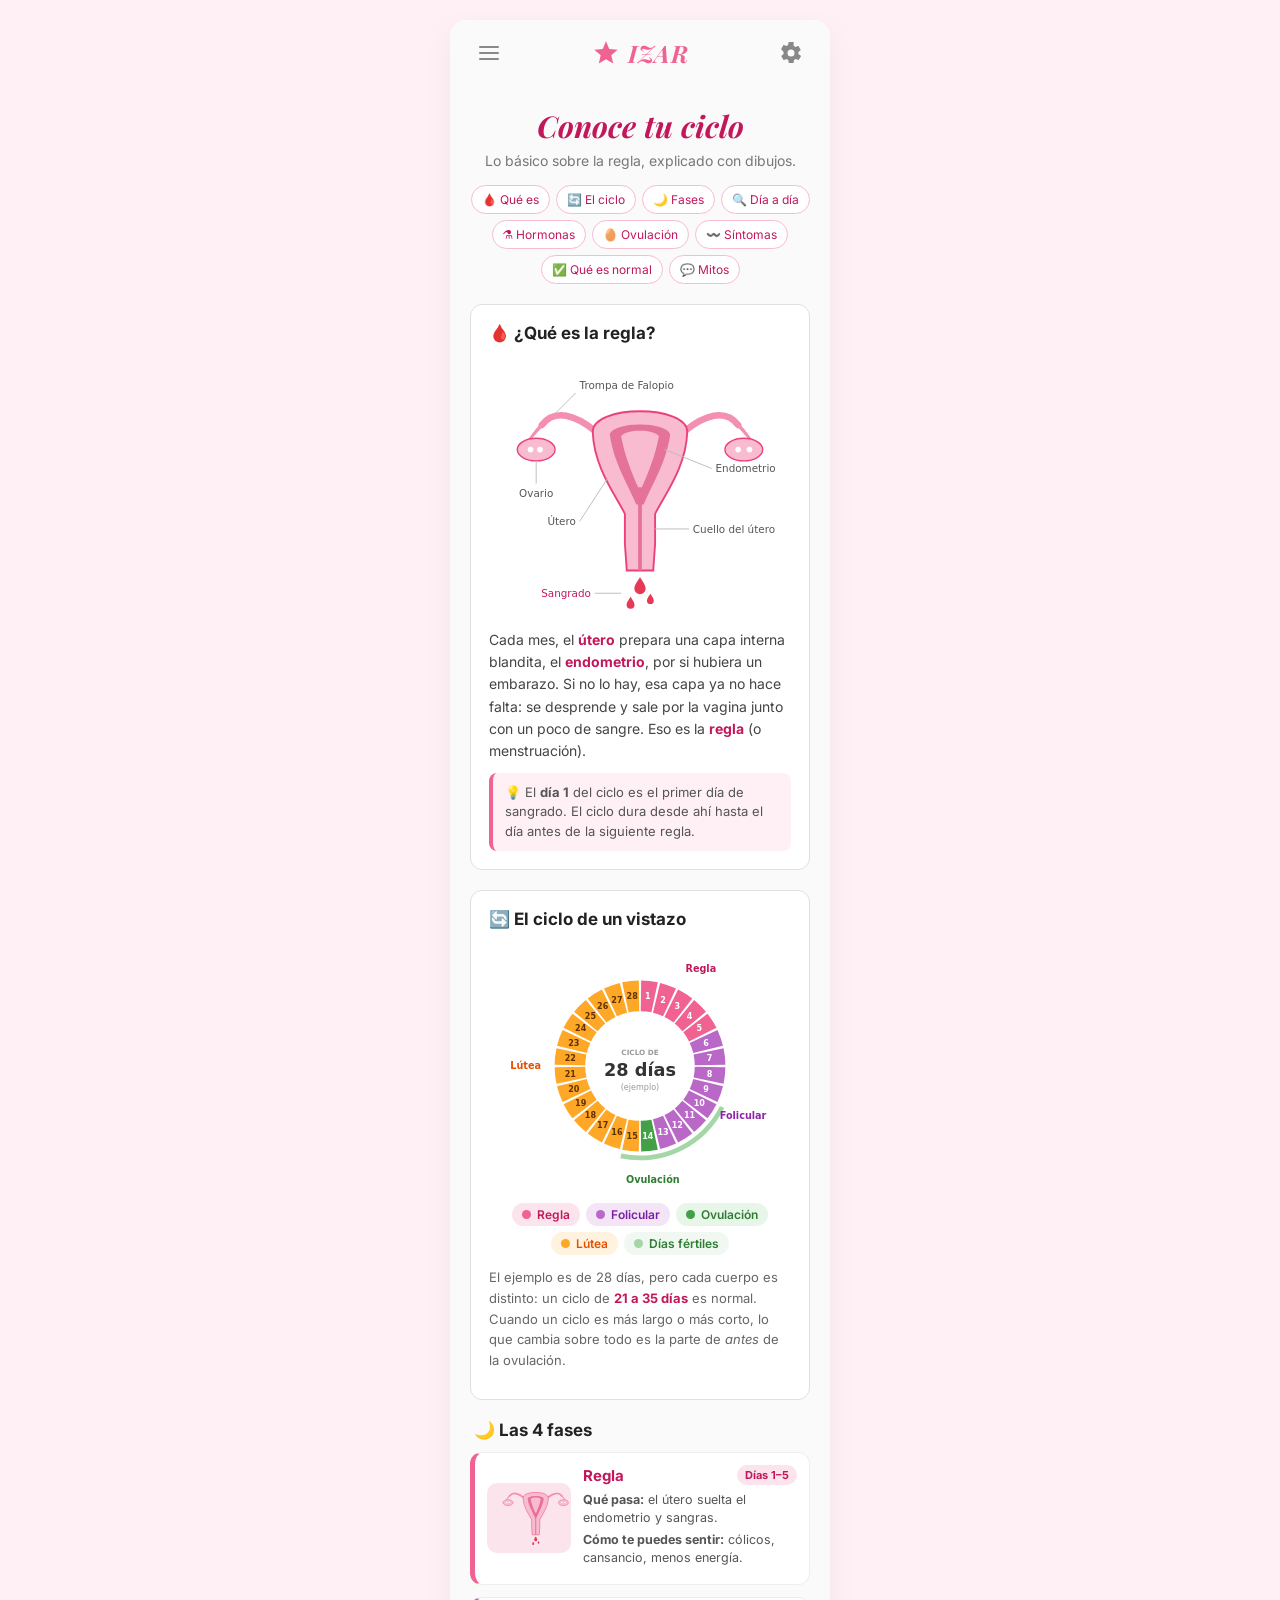
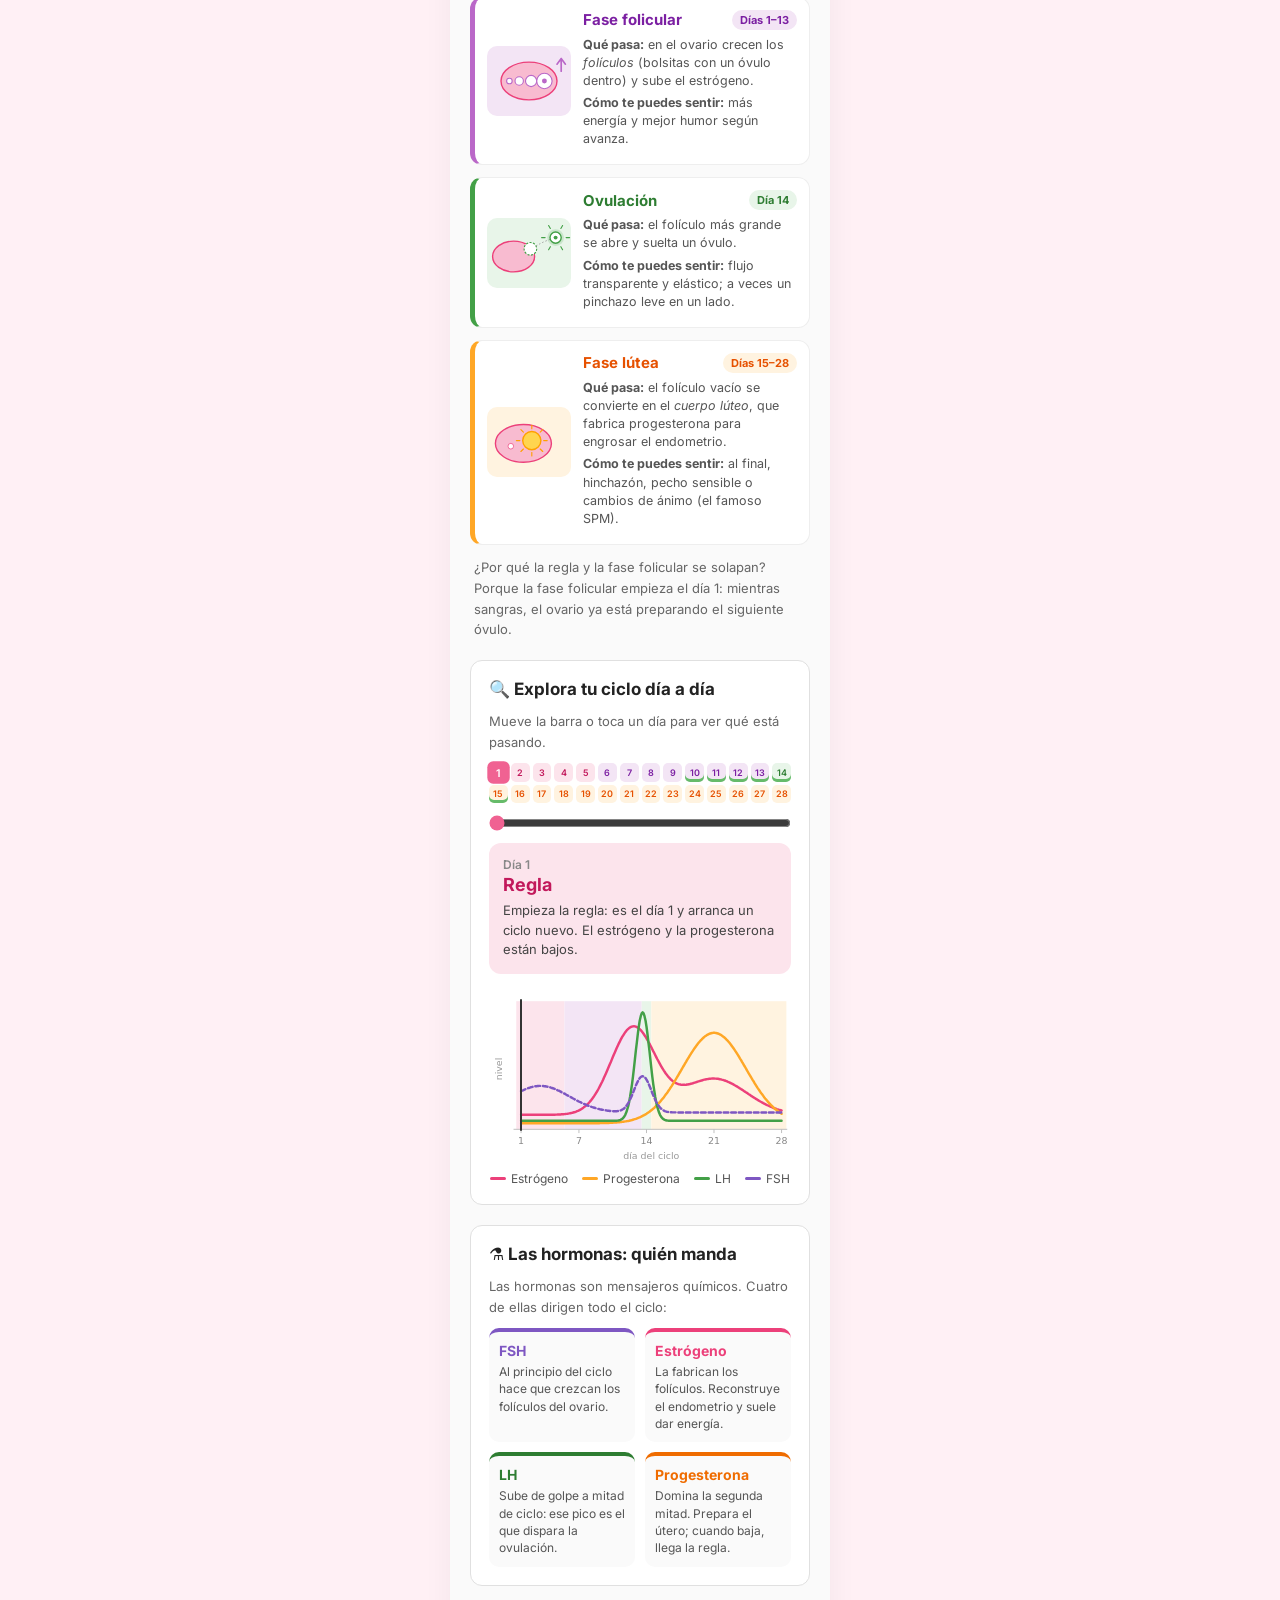
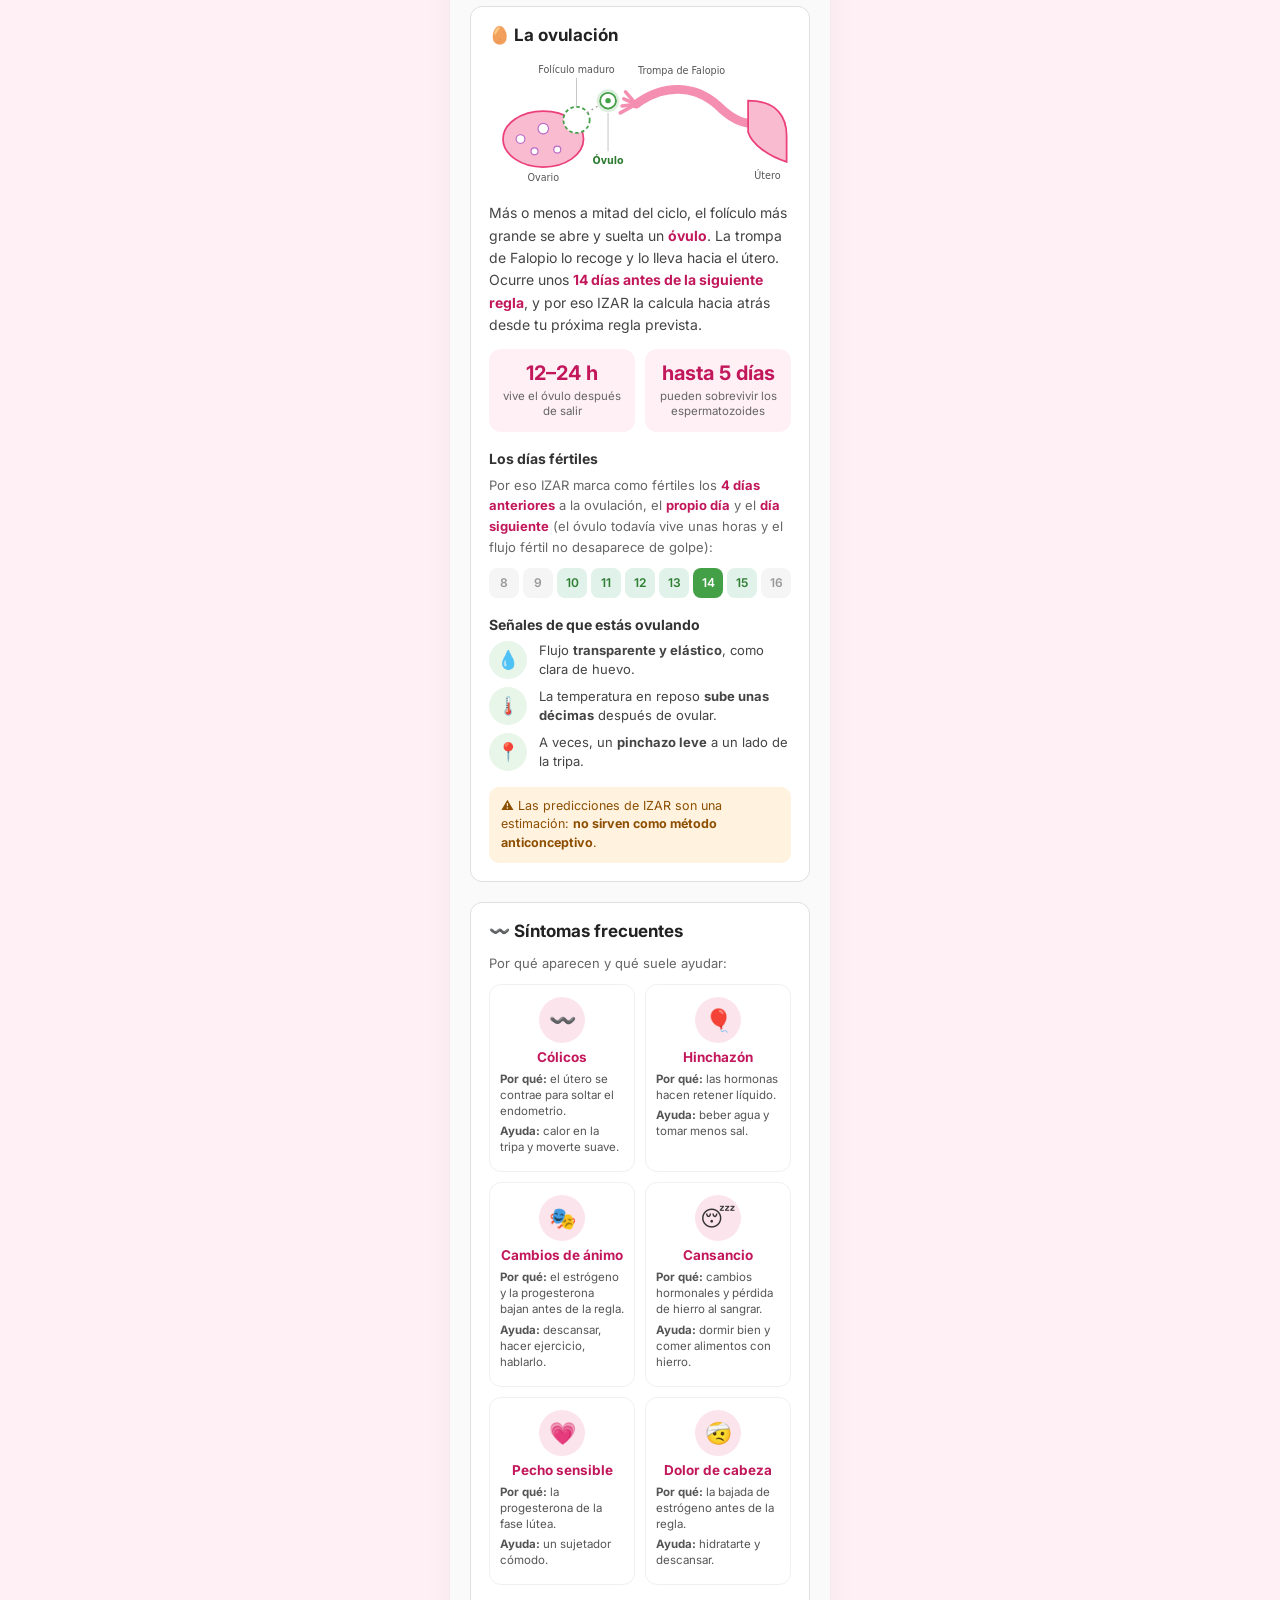
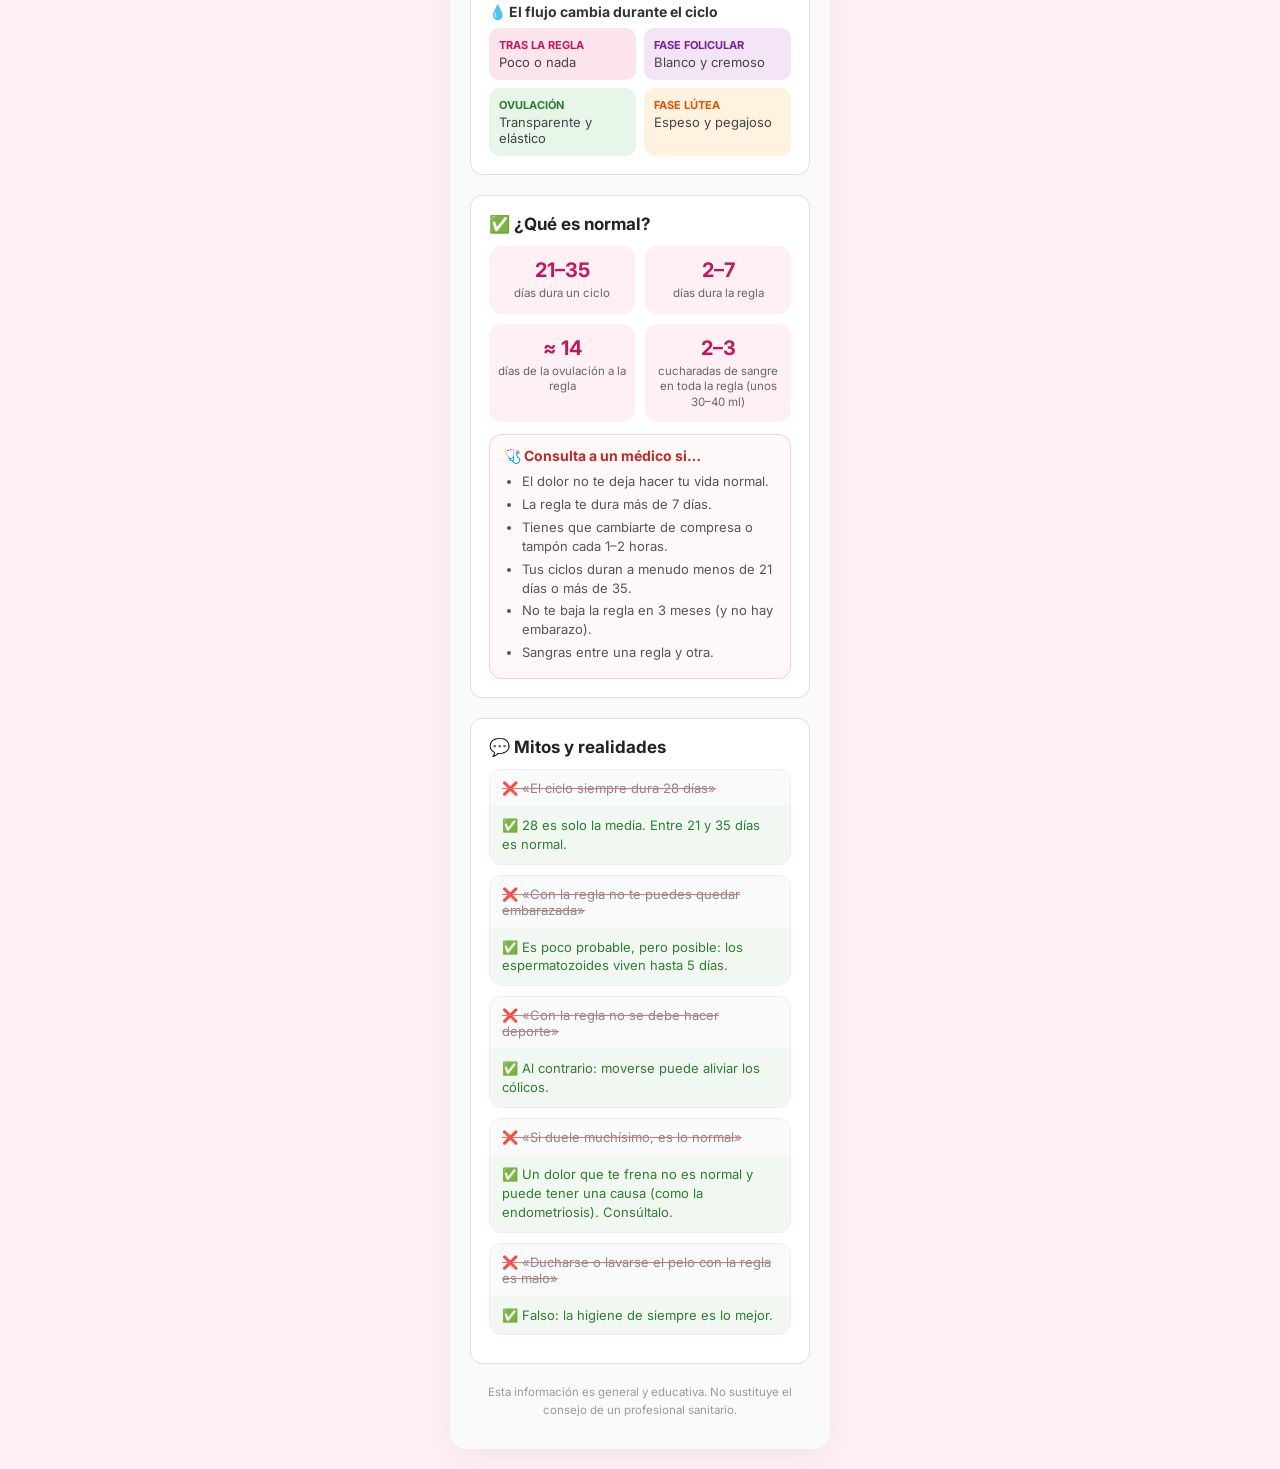
<file: frontend/informacion.html>
<!DOCTYPE html>
<html lang="es">
<head>
    <meta charset="UTF-8">
    <meta name="viewport" content="width=device-width, initial-scale=1.0">
    <title>Información - IZAR</title>
    <link rel="stylesheet" href="css/styles.css">
    <!-- PWA (para poder instalar IZAR como app): manifest con nombre e iconos, color de la barra del móvil e icono -->
    <link rel="manifest" href="/manifest.json">
    <meta name="theme-color" content="#F06292">
    <link rel="icon" type="image/png" href="/img/iconos/icono-192.png">
    <link rel="apple-touch-icon" href="/img/iconos/apple-touch-icon.png">
</head>
<body>
    <!-- Página de información: contenido FIJO (no habla con el servidor).
         Los dibujos son archivos .svg de la carpeta img/ (dibujos hechos con código:
         se ven nítidos a cualquier tamaño y pesan muy poco).
         Lo único que se mueve es la sección "Explora tu ciclo", que controla js/informacion.js. -->
    <!-- "pagina-larga": deja que la cabecera se quede pegada arriba al hacer scroll (ver styles.css) -->
    <main class="caja aplicacion pagina-larga">

        <!-- ===================== CABECERA: menú, logo y ajustes =====================
             "cabecera-flotante": se queda pegada arriba de la pantalla. Al bajar se esconde
             y al subir un poco vuelve a salir (lo controla js/informacion.js), para poder
             abrir el menú sin tener que volver hasta arriba del todo. -->
        <header id="cabecera" class="cabecera-app cabecera-flotante">
            <!-- Botón ☰: abre el menú lateral (lo controla js/menu.js) -->
            <button id="abrir-menu" class="boton-menu" type="button" aria-label="Abrir menú"
                    aria-expanded="false" aria-controls="menu-lateral">
                <span></span><span></span><span></span>
            </button>
            <div class="marca">
                <svg class="estrella" viewBox="0 0 24 24" aria-hidden="true">
                    <path d="M12 17.27L18.18 21l-1.64-7.03L22 9.24l-7.19-.61L12 2 9.19 8.63 2 9.24l5.46 4.73L5.82 21z"/>
                </svg>
                <span class="nombre">IZAR</span>
            </div>
            <!-- Engranaje: lleva a la página de ajustes -->
            <a href="ajustes.html" class="icono-ajustes" aria-label="Ajustes"><svg viewBox="0 0 24 24"><path d="M19.4 13c.04-.33.06-.66.06-1s-.02-.67-.06-1l2.11-1.65a.5.5 0 0 0 .12-.64l-2-3.46a.5.5 0 0 0-.61-.22l-2.49 1a7.3 7.3 0 0 0-1.73-1l-.38-2.65A.5.5 0 0 0 14 1h-4a.5.5 0 0 0-.49.42l-.38 2.65c-.62.25-1.2.59-1.73 1l-2.49-1a.5.5 0 0 0-.61.22l-2 3.46a.5.5 0 0 0 .12.64L4.6 11c-.04.33-.06.66-.06 1s.02.67.06 1l-2.11 1.65a.5.5 0 0 0-.12.64l2 3.46c.14.24.44.32.68.22l2.49-1c.53.41 1.11.75 1.73 1l.38 2.65c.04.24.25.42.49.42h4c.24 0 .45-.18.49-.42l.38-2.65c.62-.25 1.2-.59 1.73-1l2.49 1c.24.1.54.02.68-.22l2-3.46a.5.5 0 0 0-.12-.64L19.4 13zM12 15.5A3.5 3.5 0 1 1 12 8.5a3.5 3.5 0 0 1 0 7z"/></svg></a>
        </header>

        <!-- ===================== PORTADA E ÍNDICE ===================== -->
        <section class="portada-info">
            <h1 class="titulo-info">Conoce tu ciclo</h1>
            <p class="entradilla">Lo básico sobre la regla, explicado con dibujos.</p>
            <!-- Cada "chip" es un enlace a una sección de esta misma página (href="#id") -->
            <nav class="indice-info" aria-label="Secciones">
                <a href="#que-es" class="chip-indice">🩸 Qué es</a>
                <a href="#ciclo" class="chip-indice">🔄 El ciclo</a>
                <a href="#fases" class="chip-indice">🌙 Fases</a>
                <a href="#explora" class="chip-indice">🔍 Día a día</a>
                <a href="#hormonas" class="chip-indice">⚗️ Hormonas</a>
                <a href="#ovulacion" class="chip-indice">🥚 Ovulación</a>
                <a href="#sintomas" class="chip-indice">〰️ Síntomas</a>
                <a href="#normal" class="chip-indice">✅ Qué es normal</a>
                <a href="#mitos" class="chip-indice">💬 Mitos</a>
            </nav>
        </section>

        <!-- ===================== 1. ¿QUÉ ES LA REGLA? ===================== -->
        <section id="que-es" class="tarjeta bloque-info">
            <h2 class="titulo-bloque">🩸 ¿Qué es la regla?</h2>
            <img src="img/utero.svg" class="ilustracion"
                 alt="Dibujo del útero con las trompas de Falopio, los ovarios, el endometrio y el cuello del útero">
            <p class="texto-info">
                Cada mes, el <strong>útero</strong> prepara una capa interna blandita, el
                <strong>endometrio</strong>, por si hubiera un embarazo. Si no lo hay, esa capa
                ya no hace falta: se desprende y sale por la vagina junto con un poco de sangre.
                Eso es la <strong>regla</strong> (o menstruación).
            </p>
            <p class="dato-clave">
                💡 El <strong>día 1</strong> del ciclo es el primer día de sangrado. El ciclo
                dura desde ahí hasta el día antes de la siguiente regla.
            </p>
        </section>

        <!-- ===================== 2. EL CICLO DE UN VISTAZO ===================== -->
        <section id="ciclo" class="tarjeta bloque-info">
            <h2 class="titulo-bloque">🔄 El ciclo de un vistazo</h2>
            <img src="img/ciclo-rueda.svg" class="ilustracion ilustracion-rueda"
                 alt="Rueda de 28 días: regla del 1 al 5, fase folicular del 6 al 13, ovulación el 14 y fase lútea del 15 al 28">
            <!-- Leyenda: qué significa cada color de la rueda -->
            <div class="leyenda-fases">
                <span class="chip-fase fase-regla"><span class="punto-fase"></span>Regla</span>
                <span class="chip-fase fase-folicular"><span class="punto-fase"></span>Folicular</span>
                <span class="chip-fase fase-ovulacion"><span class="punto-fase"></span>Ovulación</span>
                <span class="chip-fase fase-lutea"><span class="punto-fase"></span>Lútea</span>
                <span class="chip-fase fase-fertil"><span class="punto-fase"></span>Días fértiles</span>
            </div>
            <p class="texto-info texto-pequeno">
                El ejemplo es de 28 días, pero cada cuerpo es distinto: un ciclo de
                <strong>21 a 35 días</strong> es normal. Cuando un ciclo es más largo o más
                corto, lo que cambia sobre todo es la parte de <em>antes</em> de la ovulación.
            </p>
        </section>

        <!-- ===================== 3. LAS 4 FASES =====================
             Una tarjeta por fase. La clase fase-regla / fase-folicular... le da su color
             (ver styles.css: cada una define sus propias variables de color). -->
        <section id="fases" class="bloque-info">
            <h2 class="titulo-bloque titulo-suelto">🌙 Las 4 fases</h2>

            <article class="fase fase-regla">
                <img src="img/fase-regla.svg" class="dibujo-fase" alt="">
                <div>
                    <div class="cabecera-fase">
                        <h3>Regla</h3>
                        <span class="badge-dias">Días 1–5</span>
                    </div>
                    <p><strong>Qué pasa:</strong> el útero suelta el endometrio y sangras.</p>
                    <p><strong>Cómo te puedes sentir:</strong> cólicos, cansancio, menos energía.</p>
                </div>
            </article>

            <article class="fase fase-folicular">
                <img src="img/fase-folicular.svg" class="dibujo-fase" alt="">
                <div>
                    <div class="cabecera-fase">
                        <h3>Fase folicular</h3>
                        <span class="badge-dias">Días 1–13</span>
                    </div>
                    <p><strong>Qué pasa:</strong> en el ovario crecen los <em>folículos</em> (bolsitas con un óvulo dentro) y sube el estrógeno.</p>
                    <p><strong>Cómo te puedes sentir:</strong> más energía y mejor humor según avanza.</p>
                </div>
            </article>

            <article class="fase fase-ovulacion">
                <img src="img/fase-ovulacion.svg" class="dibujo-fase" alt="">
                <div>
                    <div class="cabecera-fase">
                        <h3>Ovulación</h3>
                        <span class="badge-dias">Día 14</span>
                    </div>
                    <p><strong>Qué pasa:</strong> el folículo más grande se abre y suelta un óvulo.</p>
                    <p><strong>Cómo te puedes sentir:</strong> flujo transparente y elástico; a veces un pinchazo leve en un lado.</p>
                </div>
            </article>

            <article class="fase fase-lutea">
                <img src="img/fase-lutea.svg" class="dibujo-fase" alt="">
                <div>
                    <div class="cabecera-fase">
                        <h3>Fase lútea</h3>
                        <span class="badge-dias">Días 15–28</span>
                    </div>
                    <p><strong>Qué pasa:</strong> el folículo vacío se convierte en el <em>cuerpo lúteo</em>, que fabrica progesterona para engrosar el endometrio.</p>
                    <p><strong>Cómo te puedes sentir:</strong> al final, hinchazón, pecho sensible o cambios de ánimo (el famoso SPM).</p>
                </div>
            </article>

            <p class="texto-info texto-pequeno nota-fases">
                ¿Por qué la regla y la fase folicular se solapan? Porque la fase folicular
                empieza el día 1: mientras sangras, el ovario ya está preparando el siguiente óvulo.
            </p>
        </section>

        <!-- ===================== 4. EXPLORA TU CICLO DÍA A DÍA =====================
             La parte interactiva: js/informacion.js rellena la tira de días y, al mover
             la barra (o tocar un día), cambia el texto y mueve la rayita sobre la gráfica. -->
        <section id="explora" class="tarjeta bloque-info">
            <h2 class="titulo-bloque">🔍 Explora tu ciclo día a día</h2>
            <p class="texto-info texto-pequeno">Mueve la barra o toca un día para ver qué está pasando.</p>

            <!-- informacion.js mete aquí 28 casillas, una por día -->
            <div id="tira-dias" class="tira-dias"></div>

            <label for="selector-dia" class="oculto-visual">Elige un día del ciclo</label>
            <input type="range" id="selector-dia" class="selector-dia" min="1" max="28" value="1">

            <!-- Tarjeta con lo que pasa el día elegido. informacion.js le cambia la clase
                 de fase (fase-regla, fase-lutea...) para que cambie de color. -->
            <div id="info-dia" class="info-dia fase-regla" aria-live="polite">
                <p class="dia-elegido">Día <span id="numero-dia">1</span></p>
                <p id="fase-dia" class="fase-dia">Regla</p>
                <p id="texto-dia" class="texto-dia"></p>
            </div>

            <!-- Gráfica de hormonas con una rayita que marca el día elegido.
                 La rayita (marcador-dia) es un div colocado encima de la imagen:
                 informacion.js le cambia la posición horizontal (left). -->
            <div class="grafica-hormonas">
                <img src="img/hormonas.svg" class="ilustracion-grafica"
                     alt="Gráfica: el estrógeno sube antes de la ovulación, la LH tiene un pico el día 14 y la progesterona sube en la segunda mitad">
                <div id="marcador-dia" class="marcador-dia"></div>
            </div>
            <div class="leyenda-hormonas">
                <span><span class="raya raya-estrogeno"></span>Estrógeno</span>
                <span><span class="raya raya-progesterona"></span>Progesterona</span>
                <span><span class="raya raya-lh"></span>LH</span>
                <span><span class="raya raya-fsh"></span>FSH</span>
            </div>
        </section>

        <!-- ===================== 5. LAS HORMONAS ===================== -->
        <section id="hormonas" class="tarjeta bloque-info">
            <h2 class="titulo-bloque">⚗️ Las hormonas: quién manda</h2>
            <p class="texto-info texto-pequeno">
                Las hormonas son mensajeros químicos. Cuatro de ellas dirigen todo el ciclo:
            </p>
            <div class="lista-hormonas">
                <div class="hormona hormona-fsh">
                    <h3>FSH</h3>
                    <p>Al principio del ciclo hace que crezcan los folículos del ovario.</p>
                </div>
                <div class="hormona hormona-estrogeno">
                    <h3>Estrógeno</h3>
                    <p>La fabrican los folículos. Reconstruye el endometrio y suele dar energía.</p>
                </div>
                <div class="hormona hormona-lh">
                    <h3>LH</h3>
                    <p>Sube de golpe a mitad de ciclo: ese pico es el que dispara la ovulación.</p>
                </div>
                <div class="hormona hormona-progesterona">
                    <h3>Progesterona</h3>
                    <p>Domina la segunda mitad. Prepara el útero; cuando baja, llega la regla.</p>
                </div>
            </div>
        </section>

        <!-- ===================== 6. LA OVULACIÓN Y LOS DÍAS FÉRTILES ===================== -->
        <section id="ovulacion" class="tarjeta bloque-info">
            <h2 class="titulo-bloque">🥚 La ovulación</h2>
            <img src="img/ovulacion.svg" class="ilustracion"
                 alt="El folículo maduro del ovario se abre y suelta un óvulo, que entra en la trompa de Falopio camino del útero">
            <p class="texto-info">
                Más o menos a mitad del ciclo, el folículo más grande se abre y suelta un
                <strong>óvulo</strong>. La trompa de Falopio lo recoge y lo lleva hacia el útero.
                Ocurre unos <strong>14 días antes de la siguiente regla</strong>, y por eso IZAR
                la calcula hacia atrás desde tu próxima regla prevista.
            </p>

            <!-- Dos datos clave, en grande -->
            <div class="datos-grid">
                <div class="dato-tile">
                    <span class="dato-numero">12–24 h</span>
                    <span class="dato-texto">vive el óvulo después de salir</span>
                </div>
                <div class="dato-tile">
                    <span class="dato-numero">hasta 5 días</span>
                    <span class="dato-texto">pueden sobrevivir los espermatozoides</span>
                </div>
            </div>

            <h3 class="subtitulo-info">Los días fértiles</h3>
            <p class="texto-info texto-pequeno">
                Por eso IZAR marca como fértiles los <strong>4 días anteriores</strong> a la
                ovulación, el <strong>propio día</strong> y el <strong>día siguiente</strong>
                (el óvulo todavía vive unas horas y el flujo fértil no desaparece de golpe):
            </p>
            <!-- Tira de días de ejemplo (del 8 al 16): verdes los fértiles, más oscuro la ovulación.
                 Coincide con ventana_fertil de ciclos.py: 4 días antes y 1 después de la ovulación. -->
            <div class="ventana-fertil-dias" aria-hidden="true">
                <span>8</span>
                <span>9</span>
                <span class="fertil">10</span>
                <span class="fertil">11</span>
                <span class="fertil">12</span>
                <span class="fertil">13</span>
                <span class="fertil ovula">14</span>
                <span class="fertil">15</span>
                <span>16</span>
            </div>

            <h3 class="subtitulo-info">Señales de que estás ovulando</h3>
            <div class="senales">
                <div class="senal"><span class="senal-icono">💧</span><p>Flujo <strong>transparente y elástico</strong>, como clara de huevo.</p></div>
                <div class="senal"><span class="senal-icono">🌡️</span><p>La temperatura en reposo <strong>sube unas décimas</strong> después de ovular.</p></div>
                <div class="senal"><span class="senal-icono">📍</span><p>A veces, un <strong>pinchazo leve</strong> a un lado de la tripa.</p></div>
            </div>

            <p class="aviso-info">
                ⚠️ Las predicciones de IZAR son una estimación: <strong>no sirven como método anticonceptivo</strong>.
            </p>
        </section>

        <!-- ===================== 7. SÍNTOMAS ===================== -->
        <section id="sintomas" class="tarjeta bloque-info">
            <h2 class="titulo-bloque">〰️ Síntomas frecuentes</h2>
            <p class="texto-info texto-pequeno">Por qué aparecen y qué suele ayudar:</p>

            <div class="sintomas-grid">
                <div class="sintoma-card">
                    <span class="sintoma-icono">〰️</span>
                    <h3>Cólicos</h3>
                    <p><strong>Por qué:</strong> el útero se contrae para soltar el endometrio.</p>
                    <p><strong>Ayuda:</strong> calor en la tripa y moverte suave.</p>
                </div>
                <div class="sintoma-card">
                    <span class="sintoma-icono">🎈</span>
                    <h3>Hinchazón</h3>
                    <p><strong>Por qué:</strong> las hormonas hacen retener líquido.</p>
                    <p><strong>Ayuda:</strong> beber agua y tomar menos sal.</p>
                </div>
                <div class="sintoma-card">
                    <span class="sintoma-icono">🎭</span>
                    <h3>Cambios de ánimo</h3>
                    <p><strong>Por qué:</strong> el estrógeno y la progesterona bajan antes de la regla.</p>
                    <p><strong>Ayuda:</strong> descansar, hacer ejercicio, hablarlo.</p>
                </div>
                <div class="sintoma-card">
                    <span class="sintoma-icono">😴</span>
                    <h3>Cansancio</h3>
                    <p><strong>Por qué:</strong> cambios hormonales y pérdida de hierro al sangrar.</p>
                    <p><strong>Ayuda:</strong> dormir bien y comer alimentos con hierro.</p>
                </div>
                <div class="sintoma-card">
                    <span class="sintoma-icono">💗</span>
                    <h3>Pecho sensible</h3>
                    <p><strong>Por qué:</strong> la progesterona de la fase lútea.</p>
                    <p><strong>Ayuda:</strong> un sujetador cómodo.</p>
                </div>
                <div class="sintoma-card">
                    <span class="sintoma-icono">🤕</span>
                    <h3>Dolor de cabeza</h3>
                    <p><strong>Por qué:</strong> la bajada de estrógeno antes de la regla.</p>
                    <p><strong>Ayuda:</strong> hidratarte y descansar.</p>
                </div>
            </div>

            <h3 class="subtitulo-info">💧 El flujo cambia durante el ciclo</h3>
            <!-- Cuatro pasos: del final de la regla a la fase lútea -->
            <div class="flujo-pasos">
                <div class="flujo-paso fase-regla"><span class="flujo-cuando">Tras la regla</span><span>Poco o nada</span></div>
                <div class="flujo-paso fase-folicular"><span class="flujo-cuando">Fase folicular</span><span>Blanco y cremoso</span></div>
                <div class="flujo-paso fase-ovulacion"><span class="flujo-cuando">Ovulación</span><span>Transparente y elástico</span></div>
                <div class="flujo-paso fase-lutea"><span class="flujo-cuando">Fase lútea</span><span>Espeso y pegajoso</span></div>
            </div>
        </section>

        <!-- ===================== 8. ¿QUÉ ES NORMAL? ===================== -->
        <section id="normal" class="tarjeta bloque-info">
            <h2 class="titulo-bloque">✅ ¿Qué es normal?</h2>
            <div class="datos-grid">
                <div class="dato-tile">
                    <span class="dato-numero">21–35</span>
                    <span class="dato-texto">días dura un ciclo</span>
                </div>
                <div class="dato-tile">
                    <span class="dato-numero">2–7</span>
                    <span class="dato-texto">días dura la regla</span>
                </div>
                <div class="dato-tile">
                    <span class="dato-numero">≈ 14</span>
                    <span class="dato-texto">días de la ovulación a la regla</span>
                </div>
                <div class="dato-tile">
                    <span class="dato-numero">2–3</span>
                    <span class="dato-texto">cucharadas de sangre en toda la regla (unos 30–40 ml)</span>
                </div>
            </div>

            <!-- Cuándo conviene ir al médico -->
            <div class="consulta-medico">
                <h3>🩺 Consulta a un médico si…</h3>
                <ul>
                    <li>El dolor no te deja hacer tu vida normal.</li>
                    <li>La regla te dura más de 7 días.</li>
                    <li>Tienes que cambiarte de compresa o tampón cada 1–2 horas.</li>
                    <li>Tus ciclos duran a menudo menos de 21 días o más de 35.</li>
                    <li>No te baja la regla en 3 meses (y no hay embarazo).</li>
                    <li>Sangras entre una regla y otra.</li>
                </ul>
            </div>
        </section>

        <!-- ===================== 9. MITOS ===================== -->
        <section id="mitos" class="tarjeta bloque-info">
            <h2 class="titulo-bloque">💬 Mitos y realidades</h2>

            <div class="mito-card">
                <p class="mito">❌ «El ciclo siempre dura 28 días»</p>
                <p class="realidad">✅ 28 es solo la media. Entre 21 y 35 días es normal.</p>
            </div>
            <div class="mito-card">
                <p class="mito">❌ «Con la regla no te puedes quedar embarazada»</p>
                <p class="realidad">✅ Es poco probable, pero posible: los espermatozoides viven hasta 5 días.</p>
            </div>
            <div class="mito-card">
                <p class="mito">❌ «Con la regla no se debe hacer deporte»</p>
                <p class="realidad">✅ Al contrario: moverse puede aliviar los cólicos.</p>
            </div>
            <div class="mito-card">
                <p class="mito">❌ «Si duele muchísimo, es lo normal»</p>
                <p class="realidad">✅ Un dolor que te frena no es normal y puede tener una causa (como la endometriosis). Consúltalo.</p>
            </div>
            <div class="mito-card">
                <p class="mito">❌ «Ducharse o lavarse el pelo con la regla es malo»</p>
                <p class="realidad">✅ Falso: la higiene de siempre es lo mejor.</p>
            </div>
        </section>

        <!-- Aviso final -->
        <p class="aviso-final">
            Esta información es general y educativa. No sustituye el consejo de un profesional sanitario.
        </p>

        <!-- ===================== MENÚ LATERAL =====================
             Escondido a la izquierda hasta que js/menu.js le pone la clase "abierto".
             "fondo-menu" es la capa oscura de detrás: al tocarla, el menú se cierra.
             "activo" pinta de rosa la página en la que estás. -->
        <div id="fondo-menu" class="fondo-menu"></div>
        <nav id="menu-lateral" class="menu-lateral" aria-label="Menú principal">
            <div class="cabecera-menu">
                <span class="nombre">IZAR</span>
                <button id="cerrar-menu" class="boton-cerrar-menu" type="button" aria-label="Cerrar menú">✕</button>
            </div>
            <a href="principal.html" class="item-menu"><span>📝</span> Registro</a>
            <a href="estadisticas.html" class="item-menu"><span>📊</span> Estadísticas</a>
            <a href="calendario.html" class="item-menu"><span>📅</span> Calendario</a>
            <a href="informacion.html" class="item-menu activo"><span>📖</span> Información</a>
            <hr class="separador-menu">
            <a href="ajustes.html" class="item-menu"><span>⚙️</span> Ajustes</a>
        </nav>

    </main>

    <script src="js/menu.js"></script>
    <script src="js/informacion.js"></script>
    <!-- Registra el service worker (sw.js): necesario para que se pueda instalar como app -->
    <script src="js/pwa.js"></script>
</body>
</html>
</file>
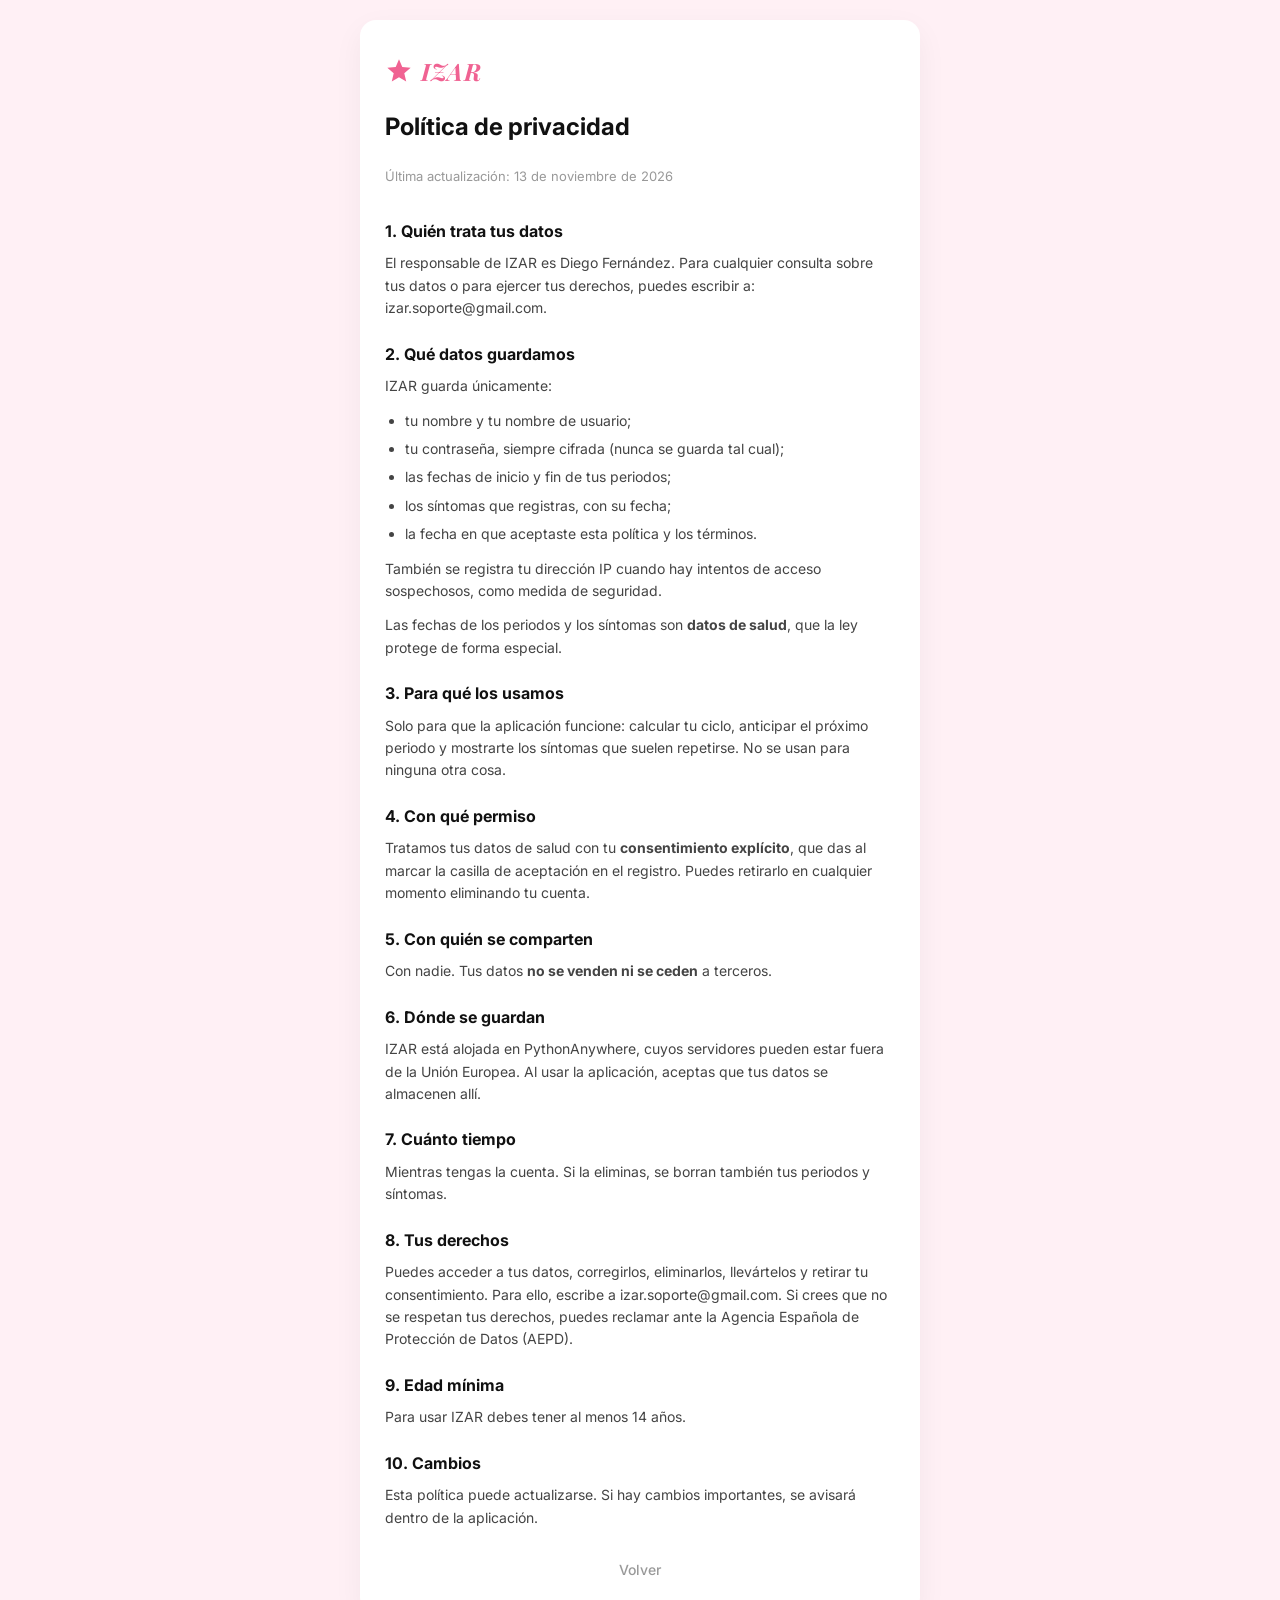
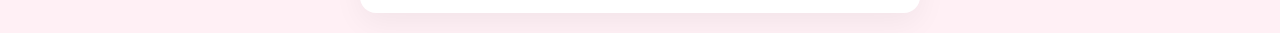
<file: frontend/privacidad.html>
<!DOCTYPE html>
<html lang="es">
<head>
    <meta charset="UTF-8">
    <meta name="viewport" content="width=device-width, initial-scale=1.0">
    <title>Política de privacidad - IZAR</title>
    <link rel="stylesheet" href="css/styles.css">
    <!-- PWA (para poder instalar IZAR como app): manifest con nombre e iconos, color de la barra del móvil e icono -->
    <link rel="manifest" href="/manifest.json">
    <meta name="theme-color" content="#F06292">
    <link rel="icon" type="image/png" href="/img/iconos/icono-192.png">
    <link rel="apple-touch-icon" href="/img/iconos/apple-touch-icon.png">
</head>
<body>
    <!-- Misma estructura que terminos.html: caja ancha para texto largo -->
    <main class="caja pagina-texto">

        <!-- Logo -->
        <div class="marca">
            <svg class="estrella" viewBox="0 0 24 24" aria-hidden="true">
                <path d="M12 17.27L18.18 21l-1.64-7.03L22 9.24l-7.19-.61L12 2 9.19 8.63 2 9.24l5.46 4.73L5.82 21z"/>
            </svg>
            <span class="nombre">IZAR</span>
        </div>

        <h1 class="titulo">Política de privacidad</h1>

        <!-- OJO: BORRADOR para un proyecto de aprendizaje, no revisado por un abogado.
             Antes de abrir la app a usuarias reales, repásalo con las guías de la AEPD
             y rellena los datos marcados con [CORCHETES]. -->
        <p class="texto-legal fecha-actualizacion">Última actualización: 13 de noviembre de 2026</p>

        <section class="texto-legal">
            <h2>1. Quién trata tus datos</h2>
            <p>
                El responsable de IZAR es Diego Fernández. Para cualquier consulta sobre tus
                datos o para ejercer tus derechos, puedes escribir a: izar.soporte@gmail.com.
            </p>

            <h2>2. Qué datos guardamos</h2>
            <p>IZAR guarda únicamente:</p>
            <ul>
                <li>tu nombre y tu nombre de usuario;</li>
                <li>tu contraseña, siempre cifrada (nunca se guarda tal cual);</li>
                <li>las fechas de inicio y fin de tus periodos;</li>
                <li>los síntomas que registras, con su fecha;</li>
                <li>la fecha en que aceptaste esta política y los términos.</li>
            </ul>
            <p>
                También se registra tu dirección IP cuando hay intentos de acceso sospechosos,
                como medida de seguridad.
            </p>
            <p>
                Las fechas de los periodos y los síntomas son <strong>datos de salud</strong>,
                que la ley protege de forma especial.
            </p>

            <h2>3. Para qué los usamos</h2>
            <p>
                Solo para que la aplicación funcione: calcular tu ciclo, anticipar el próximo
                periodo y mostrarte los síntomas que suelen repetirse. No se usan para ninguna
                otra cosa.
            </p>

            <h2>4. Con qué permiso</h2>
            <p>
                Tratamos tus datos de salud con tu <strong>consentimiento explícito</strong>, que
                das al marcar la casilla de aceptación en el registro. Puedes retirarlo en
                cualquier momento eliminando tu cuenta.
            </p>

            <h2>5. Con quién se comparten</h2>
            <p>
                Con nadie. Tus datos <strong>no se venden ni se ceden</strong> a terceros.
            </p>

            <h2>6. Dónde se guardan</h2>
            <p>
                IZAR está alojada en PythonAnywhere, cuyos servidores pueden estar fuera de la
                Unión Europea. Al usar la aplicación, aceptas que tus datos se almacenen allí.
            </p>

            <h2>7. Cuánto tiempo</h2>
            <p>
                Mientras tengas la cuenta. Si la eliminas, se borran también tus periodos y
                síntomas.
            </p>

            <h2>8. Tus derechos</h2>
            <p>
                Puedes acceder a tus datos, corregirlos, eliminarlos, llevártelos y retirar tu
                consentimiento. Para ello, escribe a izar.soporte@gmail.com. Si crees que no se
                respetan tus derechos, puedes reclamar ante la Agencia Española de Protección de
                Datos (AEPD).
            </p>

            <h2>9. Edad mínima</h2>
            <p>
                Para usar IZAR debes tener al menos 14 años.
            </p>

            <h2>10. Cambios</h2>
            <p>
                Esta política puede actualizarse. Si hay cambios importantes, se avisará dentro
                de la aplicación.
            </p>
        </section>

        <!-- "Volver" te lleva a la página de la que viniste (ajustes, registro...).
             Lo controla js/volver.js; si no hay página anterior, va a registro.html. -->
        <a class="volver" href="registro.html">Volver</a>
    </main>
    <script src="js/volver.js"></script>
    <!-- Registra el service worker (sw.js): necesario para que se pueda instalar como app -->
    <script src="js/pwa.js"></script>
</body>
</html>
</file>
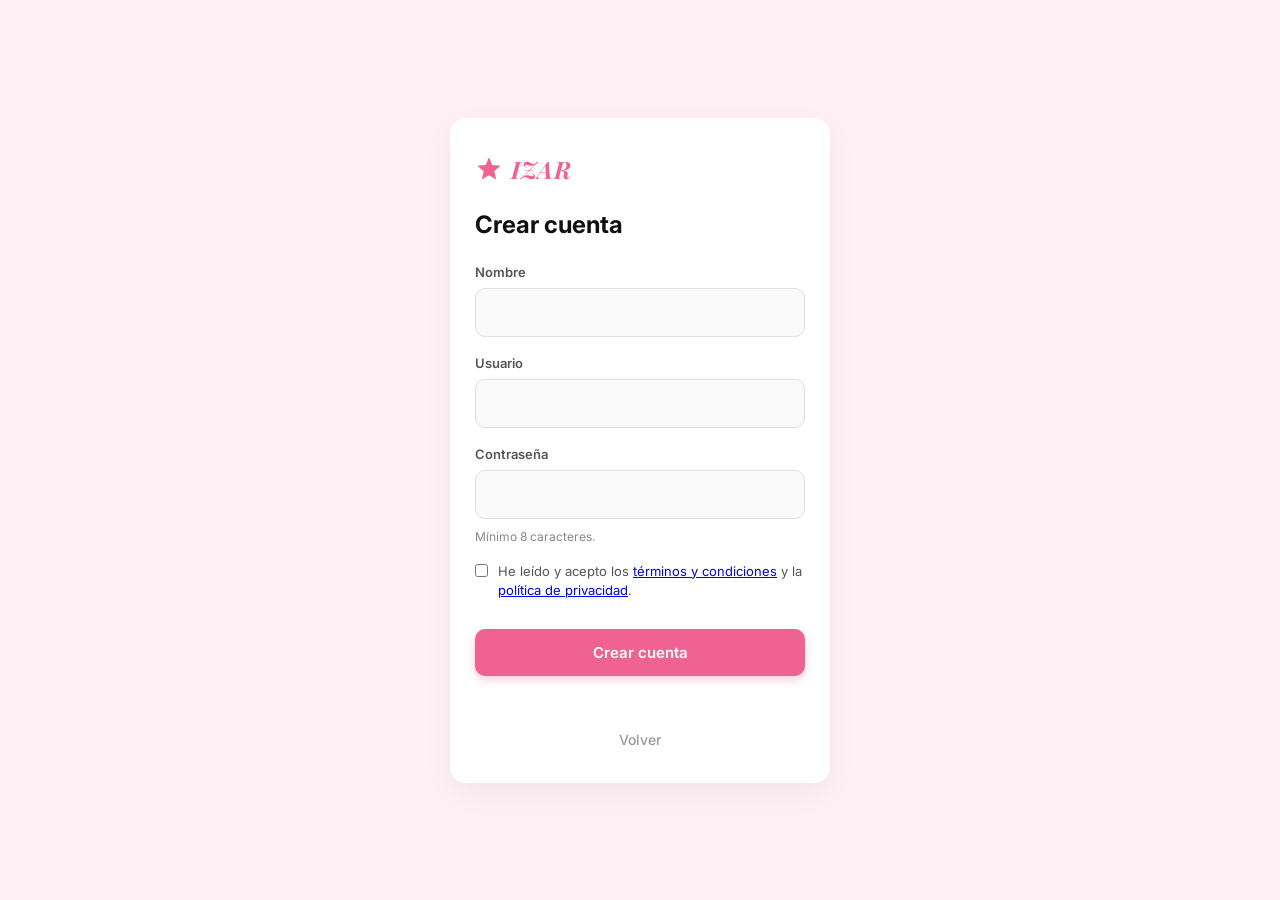
<file: frontend/registro.html>
<!DOCTYPE html>
<html lang="es">
<head>
    <meta charset="UTF-8">
    <meta name="viewport" content="width=device-width, initial-scale=1.0">
    <title>Crear cuenta - IZAR</title>
    <link rel="stylesheet" href="css/styles.css">
    <!-- PWA (para poder instalar IZAR como app): manifest con nombre e iconos, color de la barra del móvil e icono -->
    <link rel="manifest" href="/manifest.json">
    <meta name="theme-color" content="#F06292">
    <link rel="icon" type="image/png" href="/img/iconos/icono-192.png">
    <link rel="apple-touch-icon" href="/img/iconos/apple-touch-icon.png">
</head>
<body>
    <main class="caja">
        <div class="marca">
            <svg class="estrella" viewBox="0 0 24 24" aria-hidden="true">
                <path d="M12 17.27L18.18 21l-1.64-7.03L22 9.24l-7.19-.61L12 2 9.19 8.63 2 9.24l5.46 4.73L5.82 21z"/>
            </svg>
            <span class="nombre">IZAR</span>
        </div>

        <h1 class="titulo">Crear cuenta</h1>

        <div class="campo">
            <label for="nombre">Nombre</label>
            <input type="text" id="nombre" autocomplete="given-name">
        </div>

        <div class="campo">
            <label for="usuario">Usuario</label>
            <input type="text" id="usuario" autocomplete="username" autocapitalize="none" spellcheck="false">
        </div>

        <div class="campo">
            <label for="contrasena">Contraseña</label>
            <input type="password" id="contrasena" autocomplete="new-password" aria-describedby="ayuda-contrasena">
            <p class="ayuda" id="ayuda-contrasena">Mínimo 8 caracteres.</p>
        </div>

        <!-- Casilla de consentimiento: sin marcarla no se puede crear la cuenta.
             Los enlaces abren los términos y la privacidad en una pestaña nueva (target="_blank")
             para no perder lo escrito en el formulario. -->
        <label class="casilla-acepto">
            <input type="checkbox" id="acepto">
            <span>
                He leído y acepto los
                <a href="terminos.html" target="_blank" rel="noopener">términos y condiciones</a>
                y la
                <a href="privacidad.html" target="_blank" rel="noopener">política de privacidad</a>.
            </span>
        </label>

        <button id="crear" class="boton boton-principal">Crear cuenta</button>
        <p id="mensaje" role="alert"></p>

        <a class="volver" href="index.html">Volver</a>
    </main>

    <script src="js/registro.js"></script>
    <!-- Registra el service worker (sw.js): necesario para que se pueda instalar como app -->
    <script src="js/pwa.js"></script>
</body>
</html>
</file>
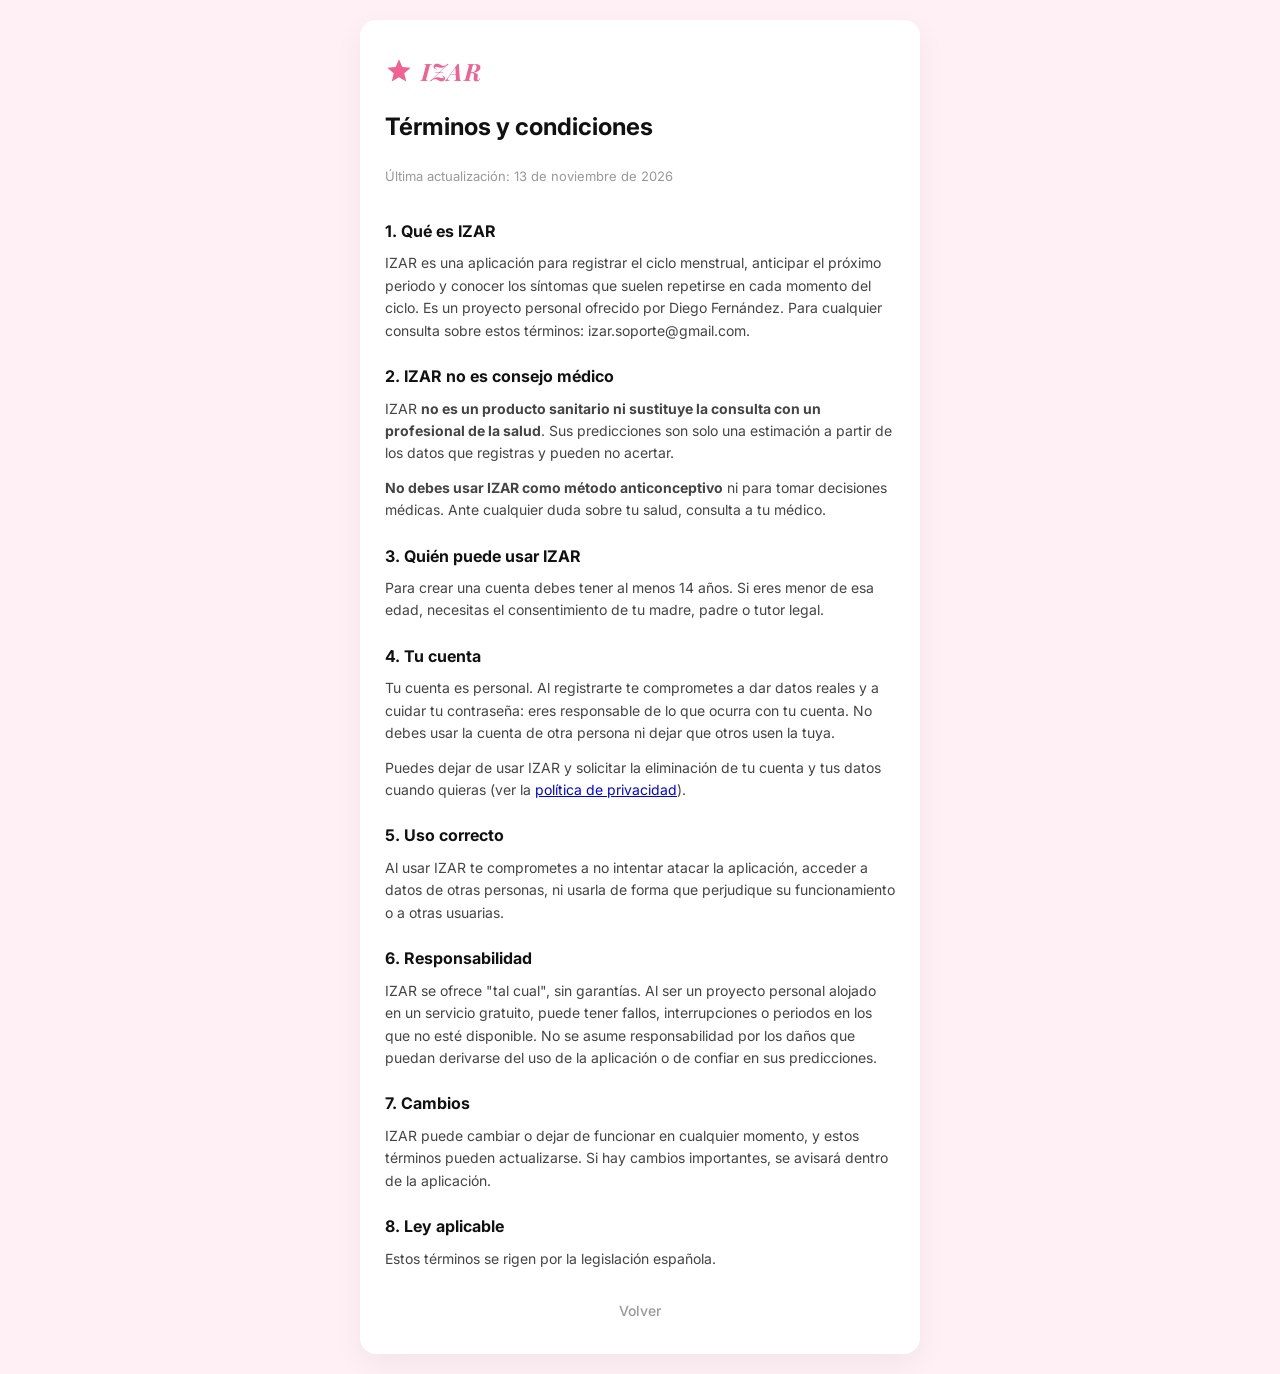
<file: frontend/terminos.html>
<!DOCTYPE html>
<html lang="es">
<head>
    <meta charset="UTF-8">
    <meta name="viewport" content="width=device-width, initial-scale=1.0">
    <title>Términos y condiciones - IZAR</title>
    <link rel="stylesheet" href="css/styles.css">
    <!-- PWA (para poder instalar IZAR como app): manifest con nombre e iconos, color de la barra del móvil e icono -->
    <link rel="manifest" href="/manifest.json">
    <meta name="theme-color" content="#F06292">
    <link rel="icon" type="image/png" href="/img/iconos/icono-192.png">
    <link rel="apple-touch-icon" href="/img/iconos/apple-touch-icon.png">
</head>
<body>
    <!-- Usa la clase "caja" como las demás páginas; "pagina-texto" la ensancha un poco
         (estilo en styles.css) para que el texto largo se lea mejor -->
    <main class="caja pagina-texto">

        <!-- Logo -->
        <div class="marca">
            <svg class="estrella" viewBox="0 0 24 24" aria-hidden="true">
                <path d="M12 17.27L18.18 21l-1.64-7.03L22 9.24l-7.19-.61L12 2 9.19 8.63 2 9.24l5.46 4.73L5.82 21z"/>
            </svg>
            <span class="nombre">IZAR</span>
        </div>

        <h1 class="titulo">Términos y condiciones</h1>

        <!-- OJO: este es un BORRADOR para un proyecto de aprendizaje, no un texto legal
             revisado por un abogado. Antes de abrir la app a usuarias reales, repásalo
             con las guías de la AEPD y rellena los datos marcados con [CORCHETES]. -->
        <p class="texto-legal fecha-actualizacion">Última actualización: 13 de noviembre de 2026</p>

        <section class="texto-legal">
            <h2>1. Qué es IZAR</h2>
            <p>
                IZAR es una aplicación para registrar el ciclo menstrual, anticipar el próximo
                periodo y conocer los síntomas que suelen repetirse en cada momento del ciclo.
                Es un proyecto personal ofrecido por Diego Fernández.
                Para cualquier consulta sobre estos términos: izar.soporte@gmail.com.
            </p>

            <h2>2. IZAR no es consejo médico</h2>
            <p>
                IZAR <strong>no es un producto sanitario ni sustituye la consulta con un
                profesional de la salud</strong>. Sus predicciones son solo una estimación a
                partir de los datos que registras y pueden no acertar.
            </p>
            <p>
                <strong>No debes usar IZAR como método anticonceptivo</strong> ni para tomar
                decisiones médicas. Ante cualquier duda sobre tu salud, consulta a tu médico.
            </p>

            <h2>3. Quién puede usar IZAR</h2>
            <p>
                Para crear una cuenta debes tener al menos 14 años. Si eres menor de esa edad,
                necesitas el consentimiento de tu madre, padre o tutor legal.
            </p>

            <h2>4. Tu cuenta</h2>
            <p>
                Tu cuenta es personal. Al registrarte te comprometes a dar datos reales y a
                cuidar tu contraseña: eres responsable de lo que ocurra con tu cuenta. No debes
                usar la cuenta de otra persona ni dejar que otros usen la tuya.
            </p>
            <p>
                Puedes dejar de usar IZAR y solicitar la eliminación de tu cuenta y tus datos
                cuando quieras (ver la <a href="privacidad.html">política de privacidad</a>).
            </p>

            <h2>5. Uso correcto</h2>
            <p>
                Al usar IZAR te comprometes a no intentar atacar la aplicación, acceder a datos
                de otras personas, ni usarla de forma que perjudique su funcionamiento o a otras
                usuarias.
            </p>

            <h2>6. Responsabilidad</h2>
            <p>
                IZAR se ofrece "tal cual", sin garantías. Al ser un proyecto personal alojado en
                un servicio gratuito, puede tener fallos, interrupciones o periodos en los que no
                esté disponible. No se asume responsabilidad por los daños que puedan derivarse
                del uso de la aplicación o de confiar en sus predicciones.
            </p>

            <h2>7. Cambios</h2>
            <p>
                IZAR puede cambiar o dejar de funcionar en cualquier momento, y estos términos
                pueden actualizarse. Si hay cambios importantes, se avisará dentro de la
                aplicación.
            </p>

            <h2>8. Ley aplicable</h2>
            <p>
                Estos términos se rigen por la legislación española.
            </p>
        </section>

        <!-- "Volver" te lleva a la página de la que viniste (ajustes, registro...).
             Lo controla js/volver.js; si no hay página anterior, va a registro.html. -->
        <a class="volver" href="registro.html">Volver</a>
    </main>
    <script src="js/volver.js"></script>
    <!-- Registra el service worker (sw.js): necesario para que se pueda instalar como app -->
    <script src="js/pwa.js"></script>
</body>
</html>
</file>
<file: frontend/css/styles.css>
/* Inter para todo el texto; Playfair Display en cursiva solo para el nombre "IZAR" */
@import url('https://fonts.googleapis.com/css2?family=Inter:wght@400;500;600;700&family=Playfair+Display:ital,wght@1,600;1,700&display=swap');

* {
    margin: 0;
    padding: 0;
    box-sizing: border-box;
}

body {
    background-color: #FFF0F5; /* Fondo general sutilmente rosa */
    display: flex;
    justify-content: center;
    align-items: center;
    min-height: 100vh;
    font-family: 'Inter', system-ui, sans-serif;
    color: #333;
}

/* --- CONTENEDOR PRINCIPAL (Estilo Tarjeta Blanca) --- */
.caja {
    background-color: #ffffff; /* Caja blanca para dar aspecto limpio y profesional */
    padding: 35px 25px;
    border-radius: 16px;
    box-shadow: 0 10px 30px rgba(0, 0, 0, 0.05); /* Sombra elegante en lugar de borde negro */
    width: 100%;
    max-width: 380px; 
    margin: 20px;
    display: flex;
    flex-direction: column;
}

/* --- LOGO Y MARCA --- */
.marca {
    display: flex;
    align-items: center;
    gap: 8px;
    margin-bottom: 25px;
}

.marca-grande {
    flex-direction: column;
    justify-content: center;
    margin-bottom: 15px;
    margin-top: 10px;
}

/* Color rosa estético para la estrella */
.estrella {
    width: 28px;
    height: 28px;
    fill: #F06292; 
}

.marca-grande .estrella {
    width: 54px;
    height: 54px;
}

.nombre {
    font-family: 'Playfair Display', 'Inter', serif;   /* fuente elegante en cursiva, solo para el logo */
    font-style: italic;         /* la letra inclinada que pedías */
    font-size: 24px;
    font-weight: 700;
    letter-spacing: 0.5px;      /* un poco de aire entre letras, queda más elegante */
    color: #F06292;             /* rosa de IZAR, el mismo que el resto de la app */
}

.marca-grande .nombre {
    font-size: 32px;
    margin-top: 8px;
}

.lema {
    text-align: center;
    color: #666;
    font-size: 15px;
    line-height: 1.5;
    margin-bottom: 30px;
}

.titulo {
    font-size: 24px;
    font-weight: 700;
    margin-bottom: 25px;
    color: #111;
}

/* --- FORMULARIOS --- */
.campo {
    display: flex;
    flex-direction: column;
    gap: 8px;
    margin-bottom: 18px;
}

.campo label {
    font-size: 13px;
    font-weight: 600;
    color: #555;
}

.campo input {
    padding: 14px 16px;
    border: 1px solid #E0E0E0;
    border-radius: 10px;
    font-size: 15px;
    transition: all 0.2s ease;
    font-family: inherit;
    background-color: #FAFAFA;
}

/* Efecto al hacer clic en el input */
.campo input:focus {
    border-color: #F06292;
    background-color: #ffffff;
    outline: none;
    box-shadow: 0 0 0 4px rgba(240, 98, 146, 0.15);
}

.ayuda {
    font-size: 12px;
    color: #888;
    margin-top: 2px;
}

/* --- BOTONES (Sin subrayados y estéticos) --- */
.acciones {
    display: flex;
    flex-direction: column;
    gap: 14px;
}

.boton {
    display: flex;
    justify-content: center;
    align-items: center;
    width: 100%;
    padding: 14px;
    border-radius: 10px;
    font-size: 15px;
    font-weight: 600;
    text-decoration: none; /* Quita el subrayado de los links */
    cursor: pointer;
    transition: all 0.2s ease;
    border: none;
    font-family: inherit;
}

/* Botón Rosa */
.boton-principal {
    background-color: #F06292;
    color: white;
    box-shadow: 0 4px 10px rgba(240, 98, 146, 0.3);
    margin-top: 10px;
}

.boton-principal:hover {
    background-color: #E91E63;
    transform: translateY(-2px); /* Se levanta un poco al pasar el ratón */
    box-shadow: 0 6px 15px rgba(233, 30, 99, 0.4);
}

/* Botón Blanco con borde rosa */
.boton-secundario {
    background-color: white;
    color: #F06292;
    border: 2px solid #F06292;
}

.boton-secundario:hover {
    background-color: #FFF0F5;
}

/* --- MENSAJES Y ENLACE VOLVER --- */
#mensaje {
    text-align: center;
    font-size: 14px;
    color: #D32F2F; 
    min-height: 20px;
    margin-top: 15px;
}

.volver {
    text-align: center;
    display: block;
    color: #999;
    text-decoration: none;
    font-size: 14px;
    font-weight: 500;
    margin-top: 20px;
    transition: color 0.2s;
}

.volver:hover {
    color: #F06292;
}
/* =========================================
   ESTILOS ESPECÍFICOS DE LA PANTALLA PRINCIPAL
   ========================================= */

/* Ajustes del contenedor principal para comportarse como una pantalla de app */
.aplicacion {
    padding: 20px;              /* ya no hay menú abajo: el menú ahora es lateral y no ocupa sitio */
    position: relative;
    background-color: #FAFAFA; /* Fondo interno ligeramente grisáceo */
    justify-content: flex-start;
    overflow: hidden; /* Oculta lo que sobresalga de la caja */
}

/* Cabecera superior */
.cabecera-app {
    display: flex;
    justify-content: space-between; /* Separa el logo a la izquierda y el perfil a la derecha */
    align-items: center;
    margin-bottom: 25px;
}
.cabecera-app .marca {
    margin-bottom: 0;
}
.icono-perfil {
    font-size: 24px;
    cursor: pointer;
}

/* UI Central (Tarjeta del círculo) */
.tarjeta-indicador {
    display: flex;
    flex-direction: column;
    align-items: center;
    margin-bottom: 30px;
}

.circulo-progreso {
    width: 180px;
    height: 180px;
    border-radius: 50%;
    /* Simulamos el progreso con un borde grueso gris y una parte gris oscura */
    border: 12px solid #E0E0E0;
    border-top-color: #9e9e9e; 
    display: flex;
    justify-content: center;
    align-items: center;
    text-align: center;
    margin-bottom: 20px;
}

.texto-circulo h4 {
    font-size: 15px;
    color: #111;
    margin-bottom: 4px;
}

.texto-circulo p {
    font-size: 12px;
    color: #666;
}

/* Tira de calendario */
.calendario-semanal {
    display: flex;
    justify-content: space-between;
    margin-bottom: 30px;
    padding: 0 5px;
}

.dia {
    width: 36px;
    height: 36px;
    border-radius: 50%;
    display: flex;
    justify-content: center;
    align-items: center;
    font-size: 14px;
    font-weight: 600;
    color: #555;
    background-color: #fff;
    border: 1px solid #ddd;
    cursor: pointer;
}

.dia.activo {
    background-color: #F06292;
    color: white;
    border-color: #F06292;
}

/* Caja gris de Síntomas */
.caja-sintomas {
    background: #F5F5F5;
    border-radius: 12px;
    padding: 18px;
    border: 1px solid #E0E0E0;
}

.titulo-seccion {
    font-size: 11px;
    font-weight: 700;
    color: #444;
    margin-bottom: 15px;
    letter-spacing: 0.5px;
}

.grid-sintomas {
    display: grid;
    grid-template-columns: 1fr 1fr; /* Divide el espacio en 2 columnas iguales */
    gap: 12px; /* Separación entre los botones */
}

.boton-sintoma {
    background: white;
    border: 1px solid #ddd;
    padding: 12px 10px;
    border-radius: 8px;
    display: flex;
    align-items: center;
    gap: 10px;
    font-size: 14px;
    font-family: inherit;
    cursor: pointer;
    transition: all 0.2s ease;
}

.boton-sintoma:hover {
    border-color: #F06292;
    background-color: #FFF0F5;
}

/* Cabecera de la caja de síntomas (título + botón "Borrar hoy").
   Usa la clase "cabecera-app" para ponerlos a cada lado; aquí solo ajustamos
   los márgenes para que título y botón queden a la misma altura. */
.caja-sintomas .cabecera-app {
    margin-bottom: 15px;            /* la cabecera de arriba usa 25px: aquí, menos */
}

.caja-sintomas .cabecera-app .titulo-seccion {
    margin-bottom: 0;               /* sin margen abajo, el título se centra con el botón */
}

/* Botón "Borrar hoy": más pequeño y discreto que los de síntomas,
   para que no se pulse sin querer ni parezca un síntoma más */
#borrar-sintomas {
    padding: 6px 10px;
    font-size: 12px;
    gap: 6px;
    color: #888;
}

/* Al pasar el ratón se pone rojo: avisa de que borra cosas */
#borrar-sintomas:hover {
    color: #D32F2F;
    border-color: #D32F2F;
    background-color: #FFEBEE;
}

/* Efecto al pulsar un síntoma: se hunde un poco mientras se mantiene pulsado
   (no se queda marcado: al soltar vuelve a su aspecto normal) */
.boton-sintoma:active {
    transform: scale(0.97);
    background-color: #FCE4EC;
}

/* Mensaje debajo de los síntomas ("Cólicos guardado", errores...) */
.mensaje-sintomas {
    text-align: center;
    font-size: 13px;
    color: #666;
    min-height: 18px;                /* reserva el hueco para que la caja no "salte" */
    margin-top: 12px;
}

/* Cuando el mensaje es un error, principal.js le añade la clase "error" */
.mensaje-sintomas.error {
    color: #D32F2F;
}

/* =========================================
   MENÚ LATERAL (botón ☰ + panel que sale por la izquierda)
   Lo abre y lo cierra js/menu.js poniendo o quitando la clase "abierto".
   ========================================= */

/* Botón ☰ de la cabecera: tres rayitas hechas con tres <span> */
.boton-menu {
    width: 38px;
    height: 38px;                /* mismo tamaño que el engranaje: así el logo queda centrado */
    border: none;
    border-radius: 50%;
    background: none;
    display: flex;
    flex-direction: column;      /* las rayitas una debajo de otra */
    justify-content: center;
    align-items: center;
    gap: 4px;
    cursor: pointer;
    transition: background-color 0.2s;
}
.boton-menu span {
    display: block;
    width: 20px;
    height: 2px;
    border-radius: 2px;
    background-color: #888;      /* gris, como el engranaje */
    transition: background-color 0.2s;
}
.boton-menu:hover {
    background-color: #FFF0F5;
}
.boton-menu:hover span {
    background-color: #F06292;
}

/* Capa oscura que tapa la página mientras el menú está abierto */
.fondo-menu {
    position: fixed;             /* fija a la pantalla, aunque hagas scroll */
    inset: 0;                    /* = top, right, bottom y left a 0: ocupa toda la pantalla */
    background-color: rgba(0, 0, 0, 0.35);
    opacity: 0;                  /* invisible... */
    visibility: hidden;          /* ...y no se puede tocar */
    transition: opacity 0.25s, visibility 0.25s;
    z-index: 20;                 /* por encima de la página */
}
.fondo-menu.abierto {
    opacity: 1;
    visibility: visible;
}

/* El panel del menú */
.menu-lateral {
    position: fixed;
    top: 0;
    bottom: 0;
    left: 0;
    width: 260px;
    max-width: 80vw;             /* en móviles muy estrechos, como mucho el 80 % de la pantalla */
    background-color: #fff;
    padding: 24px 16px;
    display: flex;
    flex-direction: column;
    gap: 4px;
    box-shadow: 4px 0 20px rgba(0, 0, 0, 0.12);
    overflow-y: auto;            /* si no cabe (pantalla muy baja), se puede hacer scroll dentro */
    z-index: 30;                 /* por encima del fondo oscuro */
    /* Cerrado: lo movemos su propio ancho hacia la izquierda, fuera de la pantalla.
       visibility: hidden evita que se pueda llegar a sus enlaces con el tabulador. */
    transform: translateX(-100%);
    visibility: hidden;
    transition: transform 0.25s ease, visibility 0.25s;
}
.menu-lateral.abierto {
    transform: translateX(0);    /* vuelve a su sitio: entra deslizándose */
    visibility: visible;
}

/* Mientras el menú está abierto, la página de detrás no hace scroll */
body.sin-scroll {
    overflow: hidden;
}

/* Parte de arriba del menú: el nombre IZAR y la ✕ */
.cabecera-menu {
    display: flex;
    justify-content: space-between;
    align-items: center;
    padding: 0 8px 18px 12px;
    margin-bottom: 8px;
    border-bottom: 1px solid #F0F0F0;
}
.boton-cerrar-menu {
    width: 34px;
    height: 34px;
    border: none;
    border-radius: 50%;
    background: #F5F5F5;
    color: #666;
    font-size: 15px;
    cursor: pointer;
    transition: background-color 0.2s, color 0.2s;
}
.boton-cerrar-menu:hover {
    background-color: #FCE4EC;
    color: #C2185B;
}

/* Cada enlace del menú: icono + texto */
.item-menu {
    display: flex;
    align-items: center;
    gap: 14px;
    padding: 12px;
    border-radius: 10px;
    text-decoration: none;
    color: #444;
    font-size: 15px;
    font-weight: 500;
    transition: background-color 0.2s, color 0.2s;
}
.item-menu span {
    width: 24px;                 /* todos los iconos ocupan lo mismo: los textos quedan alineados */
    text-align: center;
    font-size: 20px;
}
.item-menu:hover {
    background-color: #FFF0F5;
    color: #C2185B;
}
/* La página en la que estás */
.item-menu.activo {
    background-color: #FCE4EC;
    color: #C2185B;
    font-weight: 600;
}

/* Rayita que separa las pantallas principales de Ajustes */
.separador-menu {
    border: none;
    border-top: 1px solid #F0F0F0;
    margin: 8px 0;
}

/* --- VENTANA DEL CALENDARIO (registrar periodo) --- */
.ventana {
    margin: auto;                /* la centra en la pantalla */
    width: 90%;
    max-width: 340px;
    padding: 25px 22px;
    border: none;
    border-radius: 16px;
    box-shadow: 0 10px 30px rgba(0, 0, 0, 0.15);
    font-family: inherit;
    color: #333;
}

/* ::backdrop es el fondo que queda detrás de la ventana: lo oscurecemos un poco */
.ventana::backdrop {
    background-color: rgba(0, 0, 0, 0.35);
}

.titulo-ventana {
    font-size: 18px;
    font-weight: 700;
    color: #111;
    margin-bottom: 15px;
}

/* Para que el texto de "empezó el día..." no quede pegado al campo de abajo */
#info-inicio {
    margin-bottom: 15px;
}

/* Clase que principal.js pone o quita para esconder el campo de inicio */
.oculto {
    display: none;
}

/* Aviso de "la regla está al llegar": una banda rosa encima del círculo.
   Más llamativo que el texto gris de dentro del círculo, a propósito. */
.aviso-regla {
    background-color: #FCE4EC;
    color: #C2185B;
    font-size: 13px;
    font-weight: 600;
    text-align: center;
    padding: 10px 14px;
    border-radius: 10px;
    margin-bottom: 16px;
}

/* Cuando ya hay retraso, el aviso cambia a un tono más rojizo (más urgente) */
.aviso-regla.retraso {
    background-color: #FFEBEE;
    color: #C62828;
}

/* --- VENTANA DE INTENSIDAD (al pulsar un síntoma) --- */
/* Contenedor de los botones de opción (Intenso/Suave, Mucho/Normal/Poco...) */
.opciones-intensidad {
    display: flex;
    flex-direction: column;
    gap: 10px;
    margin: 18px 0;
}

.boton-opcion-intensidad {
    padding: 14px;
    border: 1px solid #ddd;
    border-radius: 10px;
    background: white;
    font-size: 15px;
    font-family: inherit;
    color: #333;
    cursor: pointer;
    transition: all 0.2s ease;
}

.boton-opcion-intensidad:hover {
    border-color: #F06292;
    background-color: #FFF0F5;
    color: #C2185B;
}

/* =========================================
   ESTILOS DE LA PANTALLA DE ESTADÍSTICAS
   ========================================= */

/* Caja blanca genérica para cada bloque de estadísticas */
.tarjeta {
    background: #fff;
    border: 1px solid #E0E0E0;
    border-radius: 12px;
    padding: 18px;
    margin-bottom: 20px;
}

/* Texto pequeño gris debajo de un título (por ejemplo "Datos de ejemplo") */
.nota {
    font-size: 11px;
    color: #999;
    margin-top: -8px;
    margin-bottom: 12px;
}

/* --- Lista de últimos periodos --- */
.lista-periodos {
    list-style: none;               /* quita los puntos de la lista */
}

/* Cada periodo: fechas a la izquierda y duración a la derecha */
.fila-periodo {
    display: flex;
    justify-content: space-between;
    align-items: center;
    padding: 12px 0;
    border-bottom: 1px solid #F0F0F0;
}

.fila-periodo:last-child {
    border-bottom: none;            /* la última fila no lleva línea debajo */
}

.fechas-periodo {
    display: flex;
    align-items: center;
    gap: 10px;
    font-size: 14px;
    color: #333;
}

/* Puntito rosa delante de cada periodo */
.punto {
    width: 8px;
    height: 8px;
    border-radius: 50%;
    background-color: #F06292;
}

/* Etiqueta con la duración, por ejemplo "6 días" */
.duracion {
    font-size: 12px;
    font-weight: 600;
    color: #C2185B;
    background-color: #FCE4EC;
    padding: 4px 10px;
    border-radius: 20px;
}

/* Duración + papelera, juntas a la derecha de cada fila */
.derecha-periodo {
    display: flex;
    align-items: center;
    gap: 8px;
}

/* Papelera para eliminar un periodo: pequeña y gris para que no se pulse sin querer;
   se pone roja al pasar por encima, como el botón "Borrar hoy" */
.boton-eliminar-periodo {
    width: 30px;
    height: 30px;
    border: 1px solid transparent;
    border-radius: 8px;
    background: none;
    font-size: 14px;
    cursor: pointer;
    opacity: 0.55;                 /* un poco apagada mientras no se usa */
    transition: opacity 0.2s, background-color 0.2s, border-color 0.2s;
}
.boton-eliminar-periodo:hover,
.boton-eliminar-periodo:focus-visible {
    opacity: 1;
    background-color: #FFEBEE;
    border-color: #D32F2F;
}

/* --- Caja "Hoy" --- */
.dato-grande {
    text-align: center;
    padding: 10px 0 18px 0;
    border-bottom: 1px solid #F0F0F0;
    margin-bottom: 15px;
}

/* El número del día del ciclo, bien grande */
.dato-grande .numero {
    display: block;
    font-size: 44px;
    font-weight: 700;
    color: #F06292;
    line-height: 1;
}

.dato-grande .etiqueta {
    font-size: 13px;
    color: #666;
}

.subtitulo-tarjeta {
    font-size: 13px;
    font-weight: 600;
    color: #444;
    margin-bottom: 10px;
}

/* Síntomas posibles como "pastillas" una al lado de otra */
.lista-sintomas {
    display: flex;
    flex-wrap: wrap;                /* si no caben en una línea, bajan a la siguiente */
    gap: 8px;
}

.pastilla {
    font-size: 13px;
    padding: 6px 12px;
    border-radius: 20px;
    background-color: #F5F5F5;
    border: 1px solid #E0E0E0;
    color: #555;
}

/* Síntoma previsto para hoy: pastilla rosa (las grises normales siguen igual) */
.pastilla-activa {
    background-color: #FCE4EC;
    border-color: #F8BBD0;
    color: #C2185B;
    font-weight: 600;
}

/* Texto gris en cursiva cuando no hay nada que enseñar ("Nada destacable para hoy") */
.texto-vacio {
    font-size: 13px;
    color: #999;
    font-style: italic;
}

/* La nota de debajo de los síntomas lleva el margen hacia abajo, no hacia arriba */
.nota-abajo {
    margin-top: 12px;
    margin-bottom: 0;
    line-height: 1.4;
}

/* =========================================
   PÁGINAS DE TEXTO LARGO (términos y privacidad)
   ========================================= */

/* Un poco más ancha que las cajas normales, para que el texto no quede estrecho */
.pagina-texto {
    max-width: 560px;
}

.texto-legal {
    color: #444;
    font-size: 14px;
    line-height: 1.6;        /* más espacio entre líneas: se lee mejor */
}

.texto-legal h2 {
    font-size: 16px;
    color: #111;
    margin-top: 22px;
    margin-bottom: 8px;
}

.texto-legal p {
    margin-bottom: 12px;
}

/* La fecha de "última actualización", en gris y pequeña */
.fecha-actualizacion {
    color: #999;
    font-size: 13px;
    margin-bottom: 10px;
}

/* Casilla "Acepto los términos" del registro */
.casilla-acepto {
    display: flex;              /* la casilla a la izquierda y el texto a la derecha */
    align-items: flex-start;    /* alineados por arriba (el texto puede ocupar dos líneas) */
    gap: 10px;
    font-size: 13px;
    color: #555;
    line-height: 1.5;
    margin-bottom: 18px;
    cursor: pointer;
}

.casilla-acepto input {
    margin-top: 2px;            /* baja un poco la casilla para alinearla con la 1ª línea */
    accent-color: #F06292;      /* el tic sale en rosa, el color de IZAR */
    flex-shrink: 0;             /* la casilla no se encoge aunque el texto sea largo */
}

/* Listas dentro de las páginas de texto largo (política de privacidad) */
.texto-legal ul {
    margin: 0 0 12px 20px;      /* sangría a la izquierda para los puntos */
}

.texto-legal li {
    margin-bottom: 6px;
}

/* =========================================
   ICONO DE AJUSTES (engranaje de la cabecera)
   ========================================= */
.icono-ajustes {
    display: flex;
    align-items: center;
    justify-content: center;
    width: 38px;
    height: 38px;
    border-radius: 50%;
    cursor: pointer;
    transition: background-color 0.2s;
}
.icono-ajustes svg {
    width: 24px;
    height: 24px;
    fill: #888;                    /* gris: no distrae del contenido */
    transition: fill 0.2s;
}
.icono-ajustes:hover {
    background-color: #FFF0F5;     /* rosa muy suave al pasar el ratón */
}
.icono-ajustes:hover svg {
    fill: #F06292;                 /* el engranaje se pone rosa */
}
/* En la propia página de ajustes el engranaje no es un enlace, solo decora */
.icono-ajustes-estatico {
    cursor: default;
}

/* =========================================
   PÁGINA DE AJUSTES
   ========================================= */
.titulo-ajustes {
    font-size: 22px;
    font-weight: 700;
    color: #111;
    margin-bottom: 18px;
}

/* Una línea "Etiqueta ............ valor" (por ejemplo: Usuario -> ana) */
.dato-ajuste {
    display: flex;
    justify-content: space-between;
    align-items: center;
    font-size: 14px;
}
.etiqueta-dato {
    color: #666;
}
.valor-dato {
    font-weight: 600;
    color: #222;
}

/* Enlaces de la caja "Legal": uno debajo de otro, con una rayita de separación */
.enlace-ajuste {
    display: block;
    padding: 12px 0;
    color: #333;
    text-decoration: none;
    font-size: 14px;
    border-bottom: 1px solid #F0F0F0;
}
.enlace-ajuste:last-child {
    border-bottom: none;
}
.enlace-ajuste:hover {
    color: #F06292;
}

/* Mensajes de resultado bajo los botones (guardado / error) */
.mensaje-ajuste {
    text-align: center;
    font-size: 13px;
    color: #666;
    min-height: 18px;
    margin-top: 10px;
}
.mensaje-ajuste.error {
    color: #D32F2F;
}

/* --- Zona de peligro (eliminar cuenta) --- */
.tarjeta-peligro {
    border-color: #F5C6CB;         /* borde rojizo suave para avisar */
}
.texto-peligro {
    font-size: 13px;
    color: #777;
    margin-bottom: 14px;
    line-height: 1.5;
}
.boton-peligro {
    background-color: #fff;
    color: #D32F2F;
    border: 2px solid #D32F2F;
}
.boton-peligro:hover {
    background-color: #D32F2F;
    color: #fff;
}

/* =========================================
   PÁGINA DE CALENDARIO
   ========================================= */

/* Cabecera con las flechas de mes anterior/siguiente y el título ("Noviembre 2026") */
.cabecera-calendario {
    display: flex;
    justify-content: space-between;
    align-items: center;
    margin-bottom: 15px;
}

.titulo-mes {
    font-size: 15px;
    font-weight: 700;
    color: #111;
}

.boton-flecha-mes {
    width: 32px;
    height: 32px;
    border: none;
    border-radius: 50%;
    background: #F5F5F5;
    color: #555;
    font-size: 18px;
    line-height: 1;
    cursor: pointer;
    transition: background-color 0.2s;
}

.boton-flecha-mes:hover {
    background-color: #FCE4EC;
    color: #C2185B;
}

/* Fila con las letras de los días de la semana (L M X J V S D) */
.semana-calendario {
    display: grid;
    grid-template-columns: repeat(7, 1fr);
    text-align: center;
    font-size: 11px;
    font-weight: 600;
    color: #999;
    margin-bottom: 8px;
}

/* Cuadrícula de días: 7 columnas, tantas filas como haga falta */
.dias-calendario {
    display: grid;
    grid-template-columns: repeat(7, 1fr);
    gap: 4px;
}

.dia-calendario {
    aspect-ratio: 1;             /* casillas cuadradas, no importa el ancho de pantalla */
    display: flex;
    align-items: center;
    justify-content: center;
    font-size: 13px;
    color: #333;
    border-radius: 8px;
}

/* Las casillas vacías de antes del día 1 no llevan número ni color */
.dia-vacio {
    visibility: hidden;
}

/* El día de hoy: solo un borde, para distinguirlo sin tapar su color de fondo */
.dia-hoy {
    box-shadow: inset 0 0 0 2px #333;
    font-weight: 700;
}

/* Días de regla ya registrada: rosa fuerte y sólido */
.dia-regla {
    background-color: #F06292;
    color: white;
    font-weight: 600;
}

/* Días previstos de la próxima regla: mismo rosa pero más clarito */
.dia-regla-prevista {
    background-color: #FCE4EC;
    color: #C2185B;
    font-weight: 600;
}

/* Ventana de días fértiles: verde suave */
.dia-fertil {
    background-color: #E0F2E9;
    color: #2E7D32;
}

/* Día de ovulación: un solo día, más marcado que los fértiles */
.dia-ovulacion {
    background-color: #A5D6A7;
    color: #1B5E20;
    font-weight: 700;
}

/* Leyenda de abajo: un punto de color por cada significado */
.leyenda-calendario {
    display: flex;
    flex-wrap: wrap;
    align-items: center;
    gap: 6px 14px;
    font-size: 11px;
    color: #666;
    margin-top: 16px;
    padding-top: 14px;
    border-top: 1px solid #F0F0F0;
}

.punto-leyenda {
    display: inline-block;
    width: 10px;
    height: 10px;
    border-radius: 50%;
    margin-right: -2px;          /* lo acerca un poco a su texto */
}

.punto-regla {
    background-color: #F06292;
}

.punto-regla-prevista {
    background-color: #FCE4EC;
    border: 1px solid #F8BBD0;
}

.punto-fertil {
    background-color: #E0F2E9;
    border: 1px solid #A5D6A7;
}

.punto-ovulacion {
    background-color: #A5D6A7;
}

/* =========================================
   PÁGINA DE INFORMACIÓN
   ========================================= */

/* Colores de cada fase. Cada clase define tres "variables" (--color, --fondo, --oscuro)
   y los estilos de abajo las usan con var(--color)... Así, con cambiar solo la clase
   (fase-regla, fase-lutea...) cambia el color de todo lo que hay dentro. */
.fase-regla     { --color: #F06292; --fondo: #FCE4EC; --oscuro: #C2185B; }
.fase-folicular { --color: #BA68C8; --fondo: #F3E5F5; --oscuro: #7B1FA2; }
.fase-ovulacion { --color: #43A047; --fondo: #E8F5E9; --oscuro: #2E7D32; }
.fase-lutea     { --color: #FFA726; --fondo: #FFF3E0; --oscuro: #E65100; }
.fase-fertil    { --color: #A5D6A7; --fondo: #F1F8F1; --oscuro: #2E7D32; }

/* --- Portada --- */
.portada-info {
    text-align: center;
    margin-bottom: 20px;
}
.titulo-info {
    font-family: 'Playfair Display', 'Inter', serif;   /* la misma letra elegante del logo */
    font-style: italic;
    font-size: 30px;
    color: #C2185B;
    margin-bottom: 6px;
}
.entradilla {
    font-size: 14px;
    color: #777;
    margin-bottom: 16px;
}

/* Índice: "chips" que llevan a cada sección */
.indice-info {
    display: flex;
    flex-wrap: wrap;
    justify-content: center;
    gap: 6px;
}
.chip-indice {
    font-size: 12px;
    padding: 6px 10px;
    border-radius: 20px;
    background-color: #fff;
    border: 1px solid #F8BBD0;
    color: #C2185B;
    text-decoration: none;
    transition: background-color 0.2s;
}
.chip-indice:hover {
    background-color: #FCE4EC;
}

/* Al saltar a una sección desde el índice, que no quede pegada al borde de arriba */
.bloque-info {
    scroll-margin-top: 16px;
}

/* --- Textos de cada bloque --- */
.titulo-bloque {
    font-size: 17px;
    font-weight: 700;
    color: #222;
    margin-bottom: 12px;
}
/* El título de "Las 4 fases" va fuera de una tarjeta: un poco de aire a los lados */
.titulo-suelto {
    padding: 0 4px;
}
.subtitulo-info {
    font-size: 14px;
    font-weight: 700;
    color: #333;
    margin: 18px 0 8px;
}
.texto-info {
    font-size: 14px;
    line-height: 1.6;
    color: #444;
    margin-bottom: 10px;
}
.texto-info strong {
    color: #C2185B;
}
.texto-pequeno {
    font-size: 13px;
    color: #666;
}

/* Dibujos: siempre al ancho de la tarjeta, con su proporción */
.ilustracion {
    display: block;
    width: 100%;
    height: auto;
    margin: 4px 0 14px;
}
.ilustracion-rueda {
    max-width: 290px;
    margin: 0 auto 12px;         /* centrada */
}

/* Recuadro con un dato importante */
.dato-clave {
    font-size: 13px;
    line-height: 1.5;
    color: #555;
    background-color: #FFF0F5;
    border-left: 4px solid #F06292;
    border-radius: 8px;
    padding: 10px 12px;
}

/* --- Leyenda de la rueda --- */
.leyenda-fases {
    display: flex;
    flex-wrap: wrap;
    justify-content: center;
    gap: 6px;
    margin-bottom: 12px;
}
.chip-fase {
    display: inline-flex;
    align-items: center;
    gap: 6px;
    font-size: 12px;
    font-weight: 600;
    padding: 4px 10px;
    border-radius: 20px;
    background-color: var(--fondo);
    color: var(--oscuro);
}
.punto-fase {
    width: 9px;
    height: 9px;
    border-radius: 50%;
    background-color: var(--color);
}

/* --- Tarjetas de las 4 fases: dibujo a la izquierda, texto a la derecha --- */
.fase {
    display: grid;
    grid-template-columns: 84px 1fr;
    gap: 12px;
    align-items: center;
    background-color: #fff;
    border: 1px solid #EEE;
    border-left: 5px solid var(--color);   /* franja del color de la fase */
    border-radius: 12px;
    padding: 12px;
    margin-bottom: 12px;
}
.dibujo-fase {
    width: 84px;
    height: auto;
    background-color: var(--fondo);
    border-radius: 10px;
}
.cabecera-fase {
    display: flex;
    justify-content: space-between;
    align-items: center;
    gap: 8px;
    margin-bottom: 6px;
}
.cabecera-fase h3 {
    font-size: 15px;
    color: var(--oscuro);
}
.badge-dias {
    flex-shrink: 0;
    font-size: 11px;
    font-weight: 700;
    padding: 3px 8px;
    border-radius: 20px;
    background-color: var(--fondo);
    color: var(--oscuro);
}
.fase p {
    font-size: 12.5px;
    line-height: 1.45;
    color: #555;
    margin-bottom: 4px;
}
.nota-fases {
    padding: 0 4px;
    margin-bottom: 20px;
}

/* --- Explora tu ciclo día a día --- */
/* 28 casillas en 2 filas de 14 */
.tira-dias {
    display: grid;
    grid-template-columns: repeat(14, 1fr);
    gap: 3px;
    margin: 6px 0 12px;
}
.celda-dia {
    aspect-ratio: 1;
    border: none;
    border-radius: 5px;
    background-color: var(--fondo);
    color: var(--oscuro);
    font-family: inherit;
    font-size: 9px;
    font-weight: 600;
    padding: 0;
    cursor: pointer;
    transition: transform 0.15s, background-color 0.15s;
}
/* Días fértiles: rayita verde abajo */
.celda-dia.fertil {
    box-shadow: inset 0 -3px 0 #66BB6A;
}
/* El día elegido: relleno de su color y un poco más grande */
.celda-dia.seleccionado {
    background-color: var(--color);
    color: #fff;
    transform: scale(1.18);
}

/* La barra deslizante, en rosa */
.selector-dia {
    width: 100%;
    accent-color: #F06292;
    margin-bottom: 12px;
    cursor: pointer;
}

/* Tarjeta con lo que pasa el día elegido: cambia de color con la fase */
.info-dia {
    background-color: var(--fondo);
    border-radius: 12px;
    padding: 14px;
    margin-bottom: 14px;
    min-height: 120px;            /* no "salta" de tamaño al cambiar de día */
    transition: background-color 0.25s;
}
.dia-elegido {
    font-size: 12px;
    font-weight: 600;
    color: #888;
}
.fase-dia {
    font-size: 18px;
    font-weight: 700;
    color: var(--oscuro);
    margin: 2px 0 6px;
}
.texto-dia {
    font-size: 13px;
    line-height: 1.5;
    color: #444;
}

/* Gráfica de hormonas + rayita del día elegido encima */
.grafica-hormonas {
    position: relative;           /* la rayita se coloca respecto a este recuadro */
}
.ilustracion-grafica {
    display: block;
    width: 100%;
    height: auto;
}
.marcador-dia {
    position: absolute;
    top: 6%;
    bottom: 20%;                  /* para que no tape los números del eje */
    width: 2px;
    background-color: #333;
    border-radius: 2px;
    transform: translateX(-50%);  /* centrada justo sobre el día */
    transition: left 0.2s ease;   /* se desliza suave al cambiar de día */
}
.leyenda-hormonas {
    display: flex;
    flex-wrap: wrap;
    justify-content: center;
    gap: 6px 14px;
    font-size: 12px;
    color: #555;
    margin-top: 4px;
}
.leyenda-hormonas > span {
    display: inline-flex;
    align-items: center;
    gap: 5px;
}
.raya {
    display: inline-block;
    width: 16px;
    height: 3px;
    border-radius: 2px;
}
.raya-estrogeno    { background-color: #EC407A; }
.raya-progesterona { background-color: #FFA726; }
.raya-lh           { background-color: #43A047; }
.raya-fsh          { background-color: #7E57C2; }

/* --- Hormonas: una fichita por hormona, con una franja de su color --- */
.lista-hormonas {
    display: grid;
    grid-template-columns: 1fr 1fr;
    gap: 10px;
}
.hormona {
    border-radius: 10px;
    padding: 10px;
    background-color: #FAFAFA;
    border-top: 4px solid var(--color);
}
.hormona h3 {
    font-size: 14px;
    color: var(--color);
    margin-bottom: 4px;
}
.hormona p {
    font-size: 12px;
    line-height: 1.45;
    color: #555;
}
.hormona-estrogeno    { --color: #EC407A; }
.hormona-progesterona { --color: #EF6C00; }
.hormona-lh           { --color: #2E7D32; }
.hormona-fsh          { --color: #7E57C2; }

/* --- Datos en grande (12–24 h, 21–35 días...) --- */
.datos-grid {
    display: grid;
    grid-template-columns: 1fr 1fr;
    gap: 10px;
    margin: 12px 0;
}
.dato-tile {
    display: flex;
    flex-direction: column;
    align-items: center;
    text-align: center;
    gap: 4px;
    padding: 12px 8px;
    border-radius: 12px;
    background-color: #FFF0F5;
}
.dato-numero {
    font-size: 20px;
    font-weight: 700;
    color: #C2185B;
}
.dato-texto {
    font-size: 11.5px;
    line-height: 1.35;
    color: #666;
}

/* --- Tira de días fértiles (8 al 16) --- */
.ventana-fertil-dias {
    display: grid;
    grid-template-columns: repeat(9, 1fr);
    gap: 4px;
    margin-bottom: 4px;
}
.ventana-fertil-dias span {
    aspect-ratio: 1;
    display: flex;
    align-items: center;
    justify-content: center;
    border-radius: 8px;
    font-size: 12px;
    font-weight: 600;
    background-color: #F5F5F5;
    color: #999;
}
.ventana-fertil-dias .fertil {
    background-color: #E0F2E9;
    color: #2E7D32;
}
.ventana-fertil-dias .ovula {
    background-color: #43A047;
    color: #fff;
}

/* --- Señales de ovulación: icono + frase --- */
.senales {
    display: flex;
    flex-direction: column;
    gap: 8px;
}
.senal {
    display: flex;
    align-items: center;
    gap: 12px;
}
.senal-icono {
    flex-shrink: 0;
    width: 38px;
    height: 38px;
    display: flex;
    align-items: center;
    justify-content: center;
    border-radius: 50%;
    background-color: #E8F5E9;
    font-size: 18px;
}
.senal p {
    font-size: 13px;
    line-height: 1.45;
    color: #444;
}

/* Aviso naranja (no es anticonceptivo) */
.aviso-info {
    font-size: 12.5px;
    line-height: 1.5;
    color: #8D4E00;
    background-color: #FFF3E0;
    border-radius: 10px;
    padding: 10px 12px;
    margin-top: 16px;
}

/* --- Síntomas: rejilla de 2 columnas --- */
.sintomas-grid {
    display: grid;
    grid-template-columns: 1fr 1fr;
    gap: 10px;
}
.sintoma-card {
    border: 1px solid #F0F0F0;
    border-radius: 12px;
    padding: 12px 10px;
    text-align: center;
}
.sintoma-icono {
    display: inline-flex;
    align-items: center;
    justify-content: center;
    width: 46px;
    height: 46px;
    border-radius: 50%;
    background-color: #FCE4EC;
    font-size: 22px;
    margin-bottom: 6px;
}
.sintoma-card h3 {
    font-size: 13.5px;
    color: #C2185B;
    margin-bottom: 6px;
}
.sintoma-card p {
    font-size: 11.5px;
    line-height: 1.4;
    color: #555;
    margin-bottom: 4px;
    text-align: left;
}

/* --- El flujo en 4 pasos (cada uno del color de su fase) --- */
.flujo-pasos {
    display: grid;
    grid-template-columns: 1fr 1fr;
    gap: 8px;
}
.flujo-paso {
    display: flex;
    flex-direction: column;
    gap: 2px;
    padding: 10px;
    border-radius: 10px;
    background-color: var(--fondo);
    font-size: 13px;
    color: #444;
}
.flujo-cuando {
    font-size: 11px;
    font-weight: 700;
    color: var(--oscuro);
    text-transform: uppercase;
}

/* --- Cuándo ir al médico --- */
.consulta-medico {
    margin-top: 6px;
    background-color: #FFF8F8;
    border: 1px solid #FFCDD2;
    border-radius: 12px;
    padding: 12px 14px;
}
.consulta-medico h3 {
    font-size: 14px;
    color: #C62828;
    margin-bottom: 8px;
}
.consulta-medico ul {
    margin-left: 18px;
}
.consulta-medico li {
    font-size: 13px;
    line-height: 1.45;
    color: #555;
    margin-bottom: 4px;
}

/* --- Mitos: el mito tachado en gris y la realidad en verde --- */
.mito-card {
    border-radius: 12px;
    overflow: hidden;
    border: 1px solid #EEE;
    margin-bottom: 10px;
}
.mito {
    font-size: 13px;
    color: #888;
    background-color: #FAFAFA;
    padding: 10px 12px;
    text-decoration: line-through;
    text-decoration-color: #E57373;
}
.realidad {
    font-size: 13px;
    line-height: 1.45;
    color: #2E7D32;
    background-color: #F1F8F1;
    padding: 10px 12px;
}

.aviso-final {
    font-size: 11.5px;
    color: #999;
    text-align: center;
    line-height: 1.5;
    padding: 0 10px 10px;
}

/* Texto solo para lectores de pantalla (invisible, pero se lee en voz alta) */
.oculto-visual {
    position: absolute;
    width: 1px;
    height: 1px;
    overflow: hidden;
    clip: rect(0 0 0 0);
    white-space: nowrap;
}

/* =========================================
   CABECERA FLOTANTE (página de Información)
   Se queda pegada arriba; js/informacion.js la esconde al bajar
   y la vuelve a enseñar al subir un poco.
   ========================================= */

/* La caja normal corta lo que sobresale (overflow: hidden), y eso impide que algo
   se quede "pegado" al hacer scroll. En las páginas largas lo dejamos visible. */
.pagina-larga {
    overflow: visible;
}

.cabecera-flotante {
    position: sticky;            /* se comporta normal hasta llegar arriba, y ahí se queda pegada */
    top: 0;
    z-index: 10;                 /* por encima del contenido (el menú lateral va aún más arriba) */
    /* Ocupa todo el ancho de la caja: los -20px compensan el padding de .aplicacion */
    margin: -20px -20px 20px;
    padding: 14px 20px;
    background-color: #FAFAFA;   /* mismo fondo que la caja: el texto no se ve por detrás */
    border-radius: 16px 16px 0 0;
    transition: transform 0.25s ease, box-shadow 0.25s;
}

/* Cuando ya has bajado: sombrita para que se note que flota encima del contenido */
.cabecera-flotante.flotando {
    box-shadow: 0 4px 14px rgba(0, 0, 0, 0.08);
    border-radius: 0 0 16px 16px;
}

/* Escondida: la subimos su propia altura (y un poco más, para que no asome la sombra) */
.cabecera-flotante.escondida {
    transform: translateY(-110%);
}

/* =========================================
   PÁGINA SIN CONEXIÓN (offline.html)
   ========================================= */
.icono-offline {
    width: 96px;
    height: 96px;
    border-radius: 22px;           /* esquinas redondeadas, como un icono de app */
    box-shadow: 0 6px 18px rgba(240, 98, 146, 0.25);
}
.titulo-centrado {
    text-align: center;
    margin-bottom: 12px;
}
</file>
